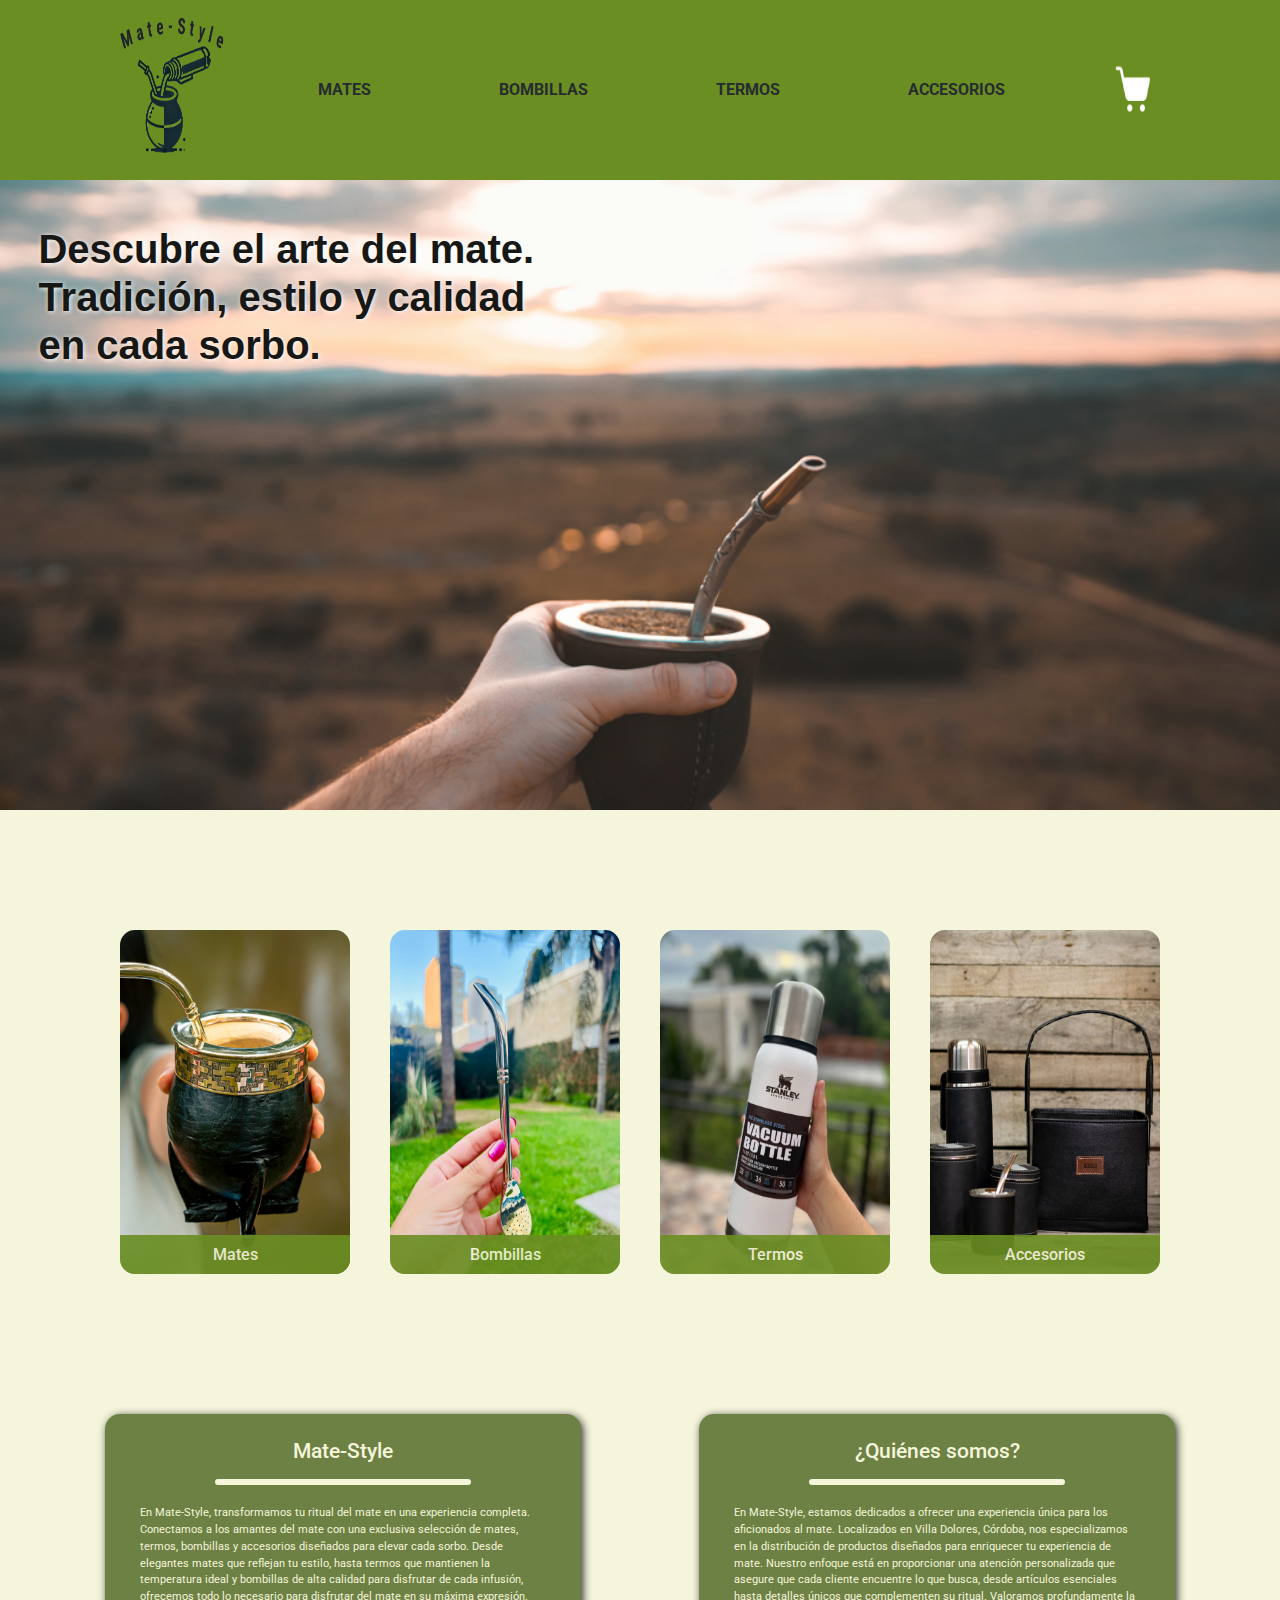
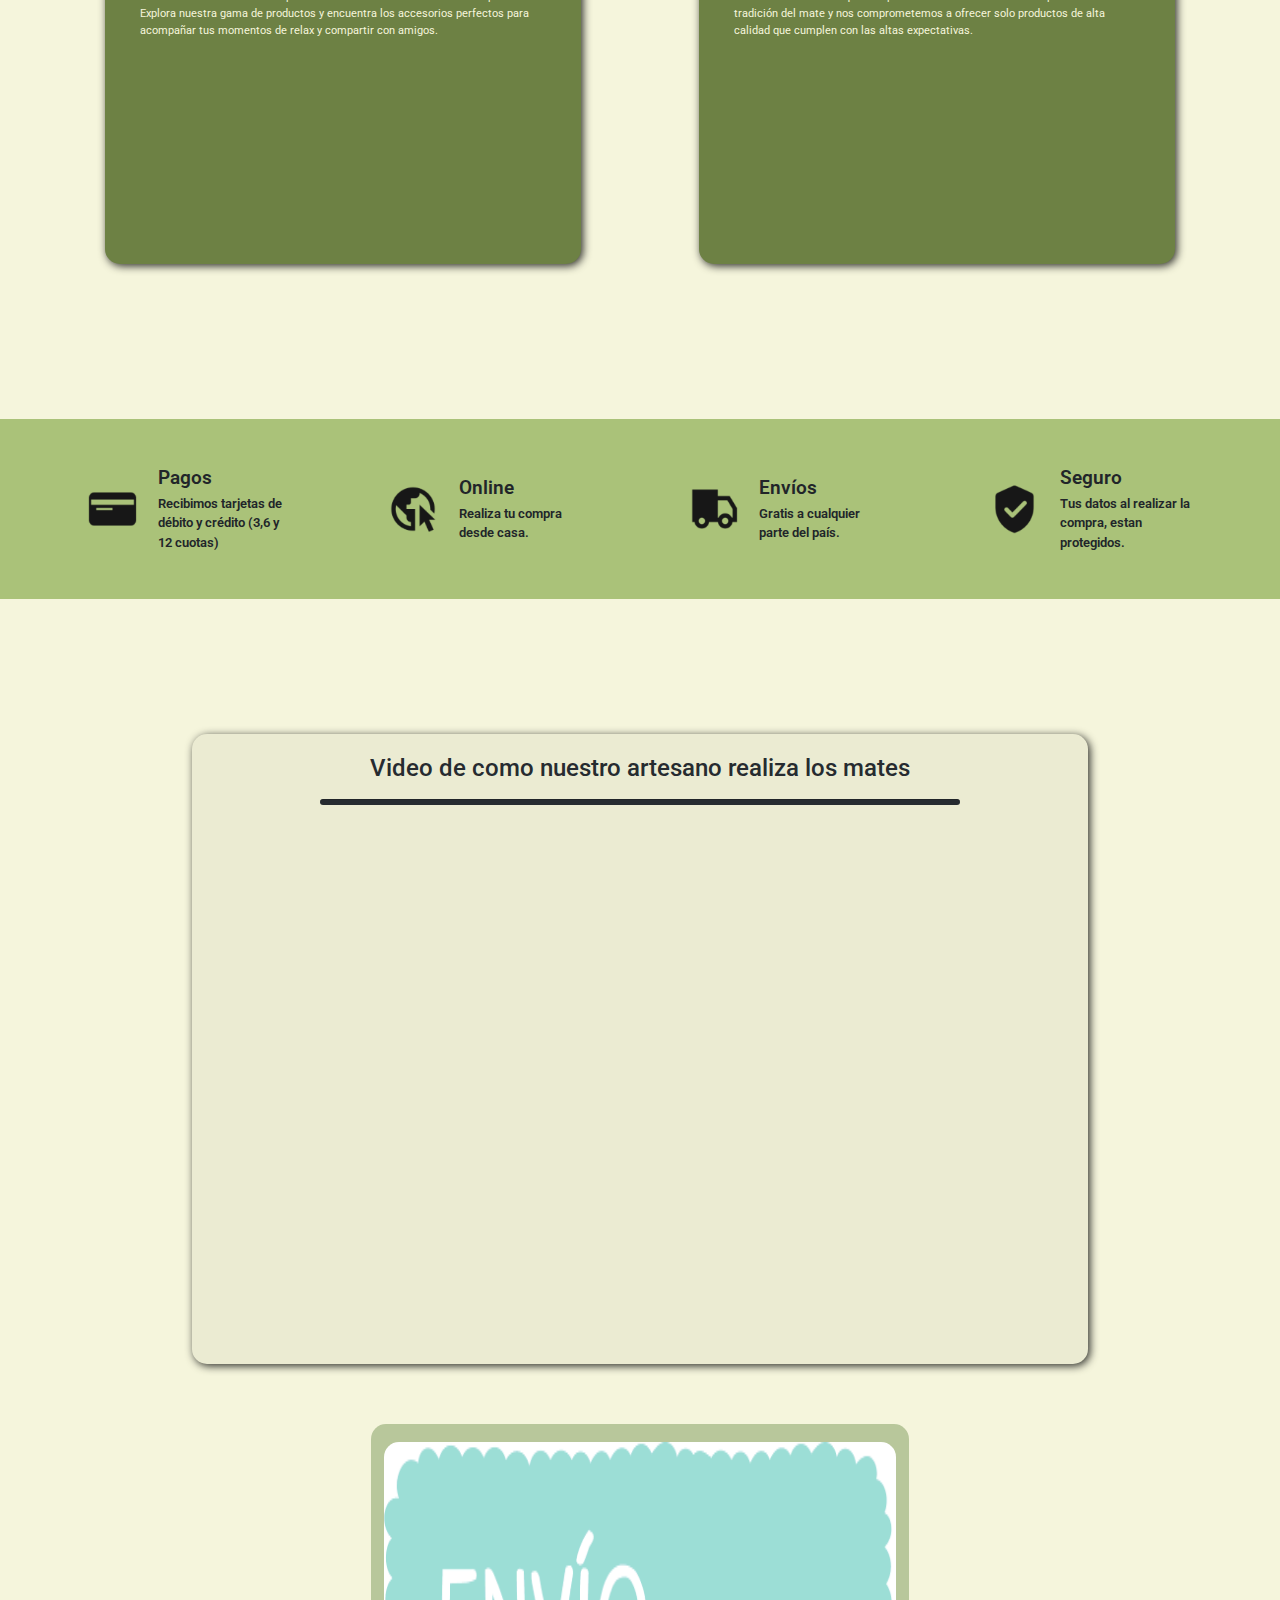
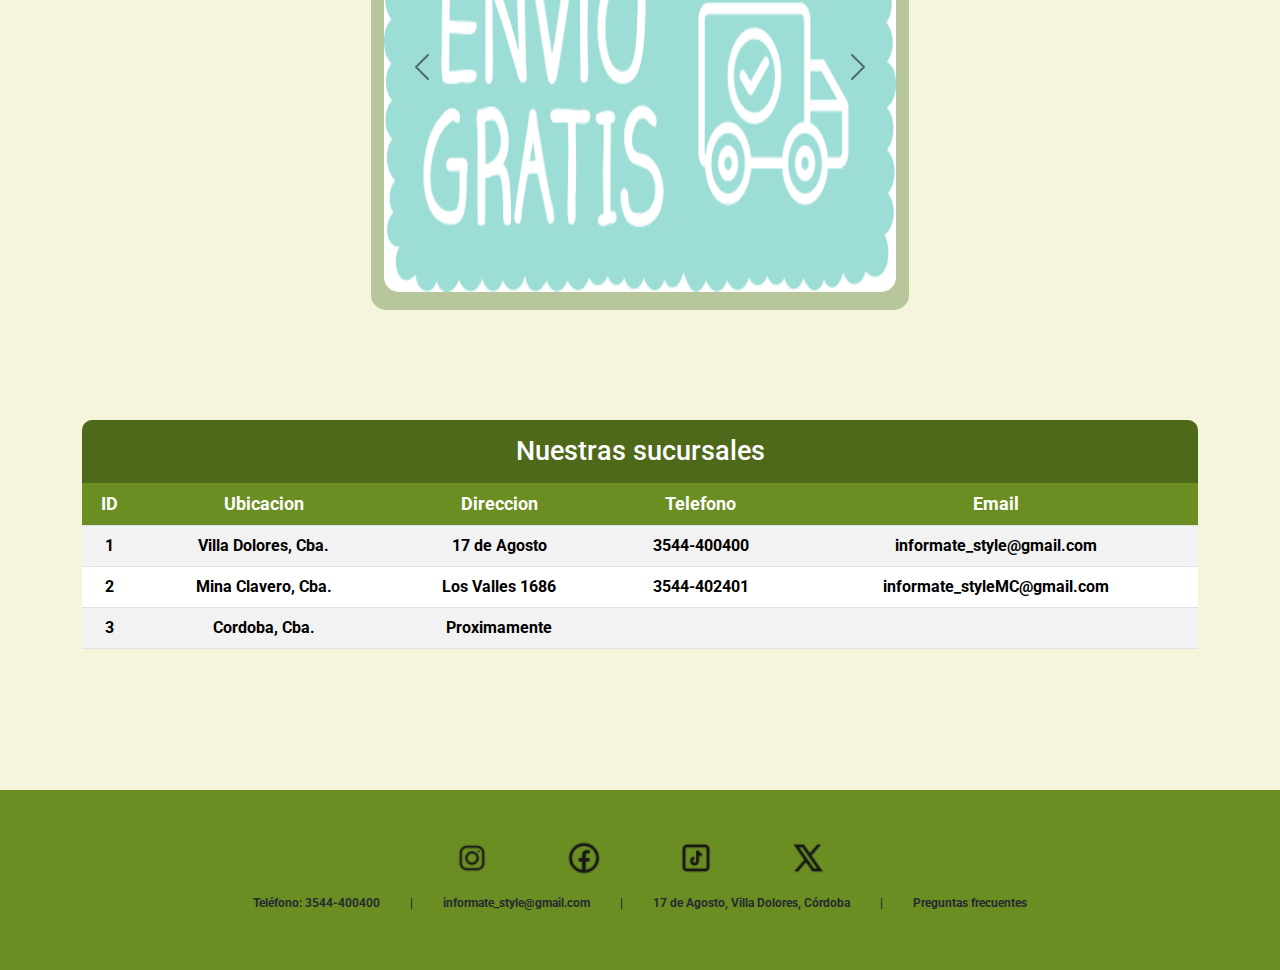
<file: index.html>
<!DOCTYPE html>
<html lang="es"> <!--puse el idioma en español-->
<head>
    <meta charset="UTF-8">
    <meta name="viewport" content="width=device-width, initial-scale=1.0">
    <link rel="icon" href="Img/img-pestaña.png" type="image/png">
    <title>Mate-Style</title>
    <link rel="preconnect" href="https://fonts.googleapis.com">
    <link rel="preconnect" href="https://fonts.gstatic.com" crossorigin>
    <link href="https://fonts.googleapis.com/css2?family=Roboto:ital,wght@0,100;0,300;0,400;0,500;0,700;0,900;1,100;1,300;1,400;1,500;1,700;1,900&display=swap" rel="stylesheet">
    <link rel="stylesheet" href="styles.css">
    <!--Instalmos el css de bootstrap-->
    <link href="https://cdn.jsdelivr.net/npm/bootstrap@5.3.3/dist/css/bootstrap.min.css" rel="stylesheet" integrity="sha384-QWTKZyjpPEjISv5WaRU9OFeRpok6YctnYmDr5pNlyT2bRjXh0JMhjY6hW+ALEwIH" crossorigin="anonymous">
    <link rel="stylesheet" href="https://fonts.googleapis.com/css2?family=Material+Symbols+Outlined" />
</head>
<body>
    <header class = "header-1">
        <div class="contenedor-inicio"> <!--div con el logo para volver al inicio-->
            <a href="index.html"><img src="Img/logo.png" alt="Mate-Style-Logo" width="150" height="150" id="img-logo"></a>
        </div>
        <nav class="nav-header-normal"><!--Nav donde se encuentra  una lista con cada una de las distintas secciones del menu-->                   
                <ul>
                    <li><a href="mates.html">MATES</a></li>
                    <li><a href="bombillas.html">BOMBILLAS</a></li>
                    <li><a href="termos.html">TERMOS</a></li>
                    <li><a href="accesorios.html">ACCESORIOS</a></li>
                </ul>
        </nav>
        <div class="contenedor-carrito-inicio"> <!--div con el boton del carrito-->
            <button>
                <a href="carrito_pago.html">
                    <img src="Img/carrito.png" alt="Carrito-Compras" id="img-carrito"><!--Carrito de compras-->
                </a>
            </button>
        </div>
        <nav class="navbar">
            <div class="container-fluid">
                <a href="index.html"><img src="Img/logo.png" alt="Mate-Style-Logo" width="150" height="150" id="img-logo"></a>
            <button class="navbar-toggler" type="button" data-bs-toggle="offcanvas" data-bs-target="#offcanvasNavbar" aria-controls="offcanvasNavbar" aria-label="Toggle navigation">
                <span class="navbar-toggler-icon"></span>
            </button>
            <div class="offcanvas offcanvas-end" tabindex="-1" id="offcanvasNavbar" aria-labelledby="offcanvasNavbarLabel">
                <div class="offcanvas-header">
                    <h5 class="offcanvas-title" id="offcanvasNavbarLabel">Menú</h5>
                    <button type="button" class="btn-close" data-bs-dismiss="offcanvas" aria-label="Close">
                        <span class="material-symbols-outlined" style="color: #F5F5DC;">
                            cancel
                            </span>
                    </button>
                </div>
                    <div class="offcanvas-body">
                        <ul>
                            <li><a href="mates.html">MATES</a></li>
                            <li><a href="bombillas.html">BOMBILLAS</a></li>
                            <li><a href="termos.html">TERMOS</a></li>
                            <li><a href="accesorios.html">ACCESORIOS</a></li>
                            <li><a href="carrito_pago.html">CARRITO</a></li>
                        </ul>
                    </div>
                </div>
            </div>
        </nav>
    </header>
    <main>
        <section class="contenedor-carrito" id="carrito"><!--Section que tiene el carrito de compras desplegado, luego con Css y JS le daremos estilo y funcionalidad, haciendolo interactivo-->
            <div class="carrito-productos"><!--Div con la parte de los productos del carrito-->
                <!--aca irian los productos que esten en el carrito (imagen, nombre y precio). No se si tengo que crear un modelo desde aca o con lo que aprenderemos luego crearlo.-->
                <!--Y tambien va a tener un boton para restar ese producto del carrito.-->
            </div>
            <div id="carrito-comprar"><!--Div con el boton comprar-->
                <a href="carrito_pago.html"><button type="submit">Comprar</button></a>
            </div>
        </section>
        <section class="contenedor-hero"><!--Section con la imagen hero con el slogan de la empresa, ademas agregue las etiquetas br para realizar un salto de linea.-->
                <h1>Descubre el arte del mate.<br> Tradición, estilo y calidad <br> en cada sorbo.</h1>
        </section>
        <section class="contenedor-img-productos"><!--Section con las imagenes para ir a la secciones de productos-->
            <div class="botones-img-index">
                    <button><!--boton con la imagen para ir a la seccion mates-->
                        <a href="mates.html">
                            <img src="Img/mates.jpg" alt="imagen-mates">
                            <div class="h2-img">
                                <h2>Mates</h2>
                            </div>
                        </a>
                    </button>
            </div>
            <div class="botones-img-index">
                <button><!--boton con la imagen para ir a la seccion mates-->
                    <a href="bombillas.html">
                        <img src="Img/bombillas.jpg" alt="imagen-bombillas">
                        <div class="h2-img">
                            <h2>Bombillas</h2>
                        </div>
                    </a>
                </button>
            </div>
            <div class="botones-img-index">
                    <button><!--boton con la imagen para ir a la seccion termos-->
                        <a href="termos.html">
                            <img src="Img/termos.png" alt="imagen-termos">
                            <div class="h2-img">
                                <h2>Termos</h2>
                            </div>
                        </a>
                    </button>
            </div>
            <div class="botones-img-index">
                    <button><!--boton con la imagen para ir a la seccion accesorios-->
                        <a href="accesorios.html">
                            <img src="Img/accesorios.jpg" alt="imagen-accesorios">
                            <div class="h2-img">
                                <h2>Accesorios</h2>
                            </div>
                        </a>
                    </button>
            </div>
        </section>
        <section class="contenedor-info-nosotros">
            <div class="info-nosotros"><!--Section con la informacion sobre Mate-Style-->
                <h3>Mate-Style</h3>
                <hr>
                <p>En Mate-Style, transformamos tu ritual del mate en una experiencia completa. Conectamos a los amantes del mate con una exclusiva selección de mates, termos, bombillas y accesorios diseñados para elevar cada sorbo. Desde elegantes mates que reflejan tu estilo, hasta termos que mantienen la temperatura ideal y bombillas de alta calidad para disfrutar de cada infusión, ofrecemos todo lo necesario para disfrutar del mate en su máxima expresión. Explora nuestra gama de productos y encuentra los accesorios perfectos para acompañar tus momentos de relax y compartir con amigos. </p>
            </div>
            <div class="info-nosotros"><!--Section con la informacion sobre ¿Quienes somos?-->
                <h3>¿Quiénes somos?</h3>
                <hr>
                <p>En Mate-Style, estamos dedicados a ofrecer una experiencia única para los aficionados al mate. Localizados en Villa Dolores, Córdoba, nos especializamos en la distribución de productos diseñados para enriquecer tu experiencia de mate. Nuestro enfoque está en proporcionar una atención personalizada que asegure que cada cliente encuentre lo que busca, desde artículos esenciales hasta detalles únicos que complementen su ritual. Valoramos profundamente la tradición del mate y nos comprometemos a ofrecer solo productos de alta calidad que cumplen con las altas expectativas.</p>
            </div>
        </section>
        <section class="contenedor-info-importante"><!--Section con la informacion sobre la compra resumida-->
            <div class="info-impor"><!--Div con la info de pagos-->
                <img src="Img/pagos-tarjeta.png" alt="Logo-Pagos">
                <div class="texto-impor-txt">
                    <h4>Pagos</h4>
                    <p>Recibimos tarjetas de débito y crédito (3,6 y 12 cuotas)</p>
                </div>
            </div>
            <div class="info-impor"><!--Div con la info de compra online-->
                <img src="Img/internet.png" alt="Logo-Online">
                <div class="texto-impor-txt">
                    <h4>Online</h4>
                    <p>Realiza tu compra desde casa.</p>
                </div>
            </div>
            <div class="info-impor"><!--Div con la info de envios-->
                <img src="Img/envios.png" alt="Logo-Envíos">
                <div class="texto-impor-txt">
                    <h4>Envíos</h4>
                    <p>Gratis a cualquier parte del país.</p>
                </div>
            </div>
            <div class="info-impor"><!--Div con la info de los datos al momento de comprar-->
                <img src="Img/seguro.png" alt="Logo-Seguro">
                <div class="texto-impor-txt">
                    <h4>Seguro</h4>
                    <p>Tus datos al realizar la compra, estan protegidos.</p>
                </div>
            </div>
        </section>
        <section class="contenedor-video">
            <div class="titulo-video">
                <h4>Video de como nuestro artesano realiza los mates</h4>
            </div>
            <hr>
            <div class="video">
                <iframe width="560" height="315" src="https://www.youtube.com/embed/067sW5uyFgQ?si=rdRZw-VwcauFGOxQ"
                title="YouTube video player" frameborder="0" allow="accelerometer; autoplay; clipboard-write; encrypted-media; 
                gyroscope; picture-in-picture; web-share" referrerpolicy="strict-origin-when-cross-origin" allowfullscreen></iframe>
            </div>
        </section>
        <section class="contenedor-carrusel">
            <div class="carrusel">
                <div id="carouselExampleInterval" class="carousel slide" data-bs-ride="carousel">
                    <div class="carousel-inner">
                        <div class="carousel-item active" data-bs-interval="2500">
                            <img src="Img/carrusel1.png" class="d-block w-100" alt="Imagen envio gratis">
                        </div>
                        <div class="carousel-item" data-bs-interval="2500">
                            <img src="Img/carrusel2.png" class="d-block w-100" alt="Imagen seguinos">
                        </div>
                        <div class="carousel-item" data-bs-interval="2500">
                            <img src="Img/carrusel3.png" class="d-block w-100" alt="Imagen te acompañamos">
                        </div>
                    </div>
                    <button class="carousel-control-prev" type="button" data-bs-target="#carouselExampleInterval" data-bs-slide="prev">
                        <span class="carousel-control-prev-icon" aria-hidden="true"></span>
                        <span class="visually-hidden">Previous</span>
                    </button>
                    <button class="carousel-control-next" type="button" data-bs-target="#carouselExampleInterval" data-bs-slide="next">
                        <span class="carousel-control-next-icon" aria-hidden="true"></span>
                        <span class="visually-hidden">Next</span>
                    </button>
                </div>
            </div>
        </section>
        <div class="container"> <!-- uso el contenedor -->
            <h5>Nuestras sucursales</h5>
            <div class="row"> <!-- uso row para la tabla -->
                <div class="col-12"> <!--uso la columna para que ocupe todo el ancho con 12w-->
                    <table class="table table-striped"> <!-- uso la clase de bootstrap para la tabla -->
                        <thead>
                            <tr>
                                <th>ID</th>
                                <th>Ubicacion</th>
                                <th>Direccion</th>
                                <th>Telefono</th>
                                <th>Email</th>
                            </tr>
                        </thead>
                        <tbody>
                            <tr>
                                <td>1</td>
                                <td>Villa Dolores, Cba.</td>
                                <td>17 de Agosto</td>
                                <td>3544-400400</td>
                                <td>informate_style@gmail.com</td>
                            </tr>
                            <tr>
                                <td>2</td>
                                <td>Mina Clavero, Cba.</td>
                                <td>Los Valles 1686</td>
                                <td>3544-402401</td>
                                <td>informate_styleMC@gmail.com</td>
                            </tr>
                            <tr>
                                <td>3</td>
                                <td>Cordoba, Cba.</td>
                                <td>Proximamente</td>
                                <td></td>
                                <td></td>
                            </tr>
                        </tbody>
                    </table>
                </div>
            </div>
        </div>
    </main>
    <footer>
        <section class="contenedor-redes"><!--Section con todas las redes sociales-->
            <ul>
                <li><a href=""><img src="Img/instagram.png" alt="Instagram"></a></li>
                <li><a href=""><img src="Img/facebook.png" alt="Facebook"></a></li>
                <li><a href=""><img src="Img/tiktok.png" alt="TikTok"></a></li>
                <li><a href=""><img src="Img/x.png" alt="X"></a></li>
            </ul>
            <br>
        </section>
        <section class="contenedor-contacto"><!--Section con la informacion de contacto y preguntas frecuentes con un enlace-->
            <p>Teléfono: 3544-400400</p>
            <p>|</p>
            <p>informate_style@gmail.com</p>
            <p>|</p>
            <p><a href="https://maps.app.goo.gl/otc5F2dS5zT5y8Eg9" target="_blank">17 de Agosto, Villa Dolores, Córdoba</a></p>
            <p>|</p>
            <p><a href="pregFrec.html">Preguntas frecuentes</a></p>
        </section>
    </footer>
    <!--Instalamos el script de bootstrap-->
    <script src="https://cdn.jsdelivr.net/npm/bootstrap@5.3.3/dist/js/bootstrap.bundle.min.js" integrity="sha384-YvpcrYf0tY3lHB60NNkmXc5s9fDVZLESaAA55NDzOxhy9GkcIdslK1eN7N6jIeHz" crossorigin="anonymous"></script>
</body>
</html>
</file>
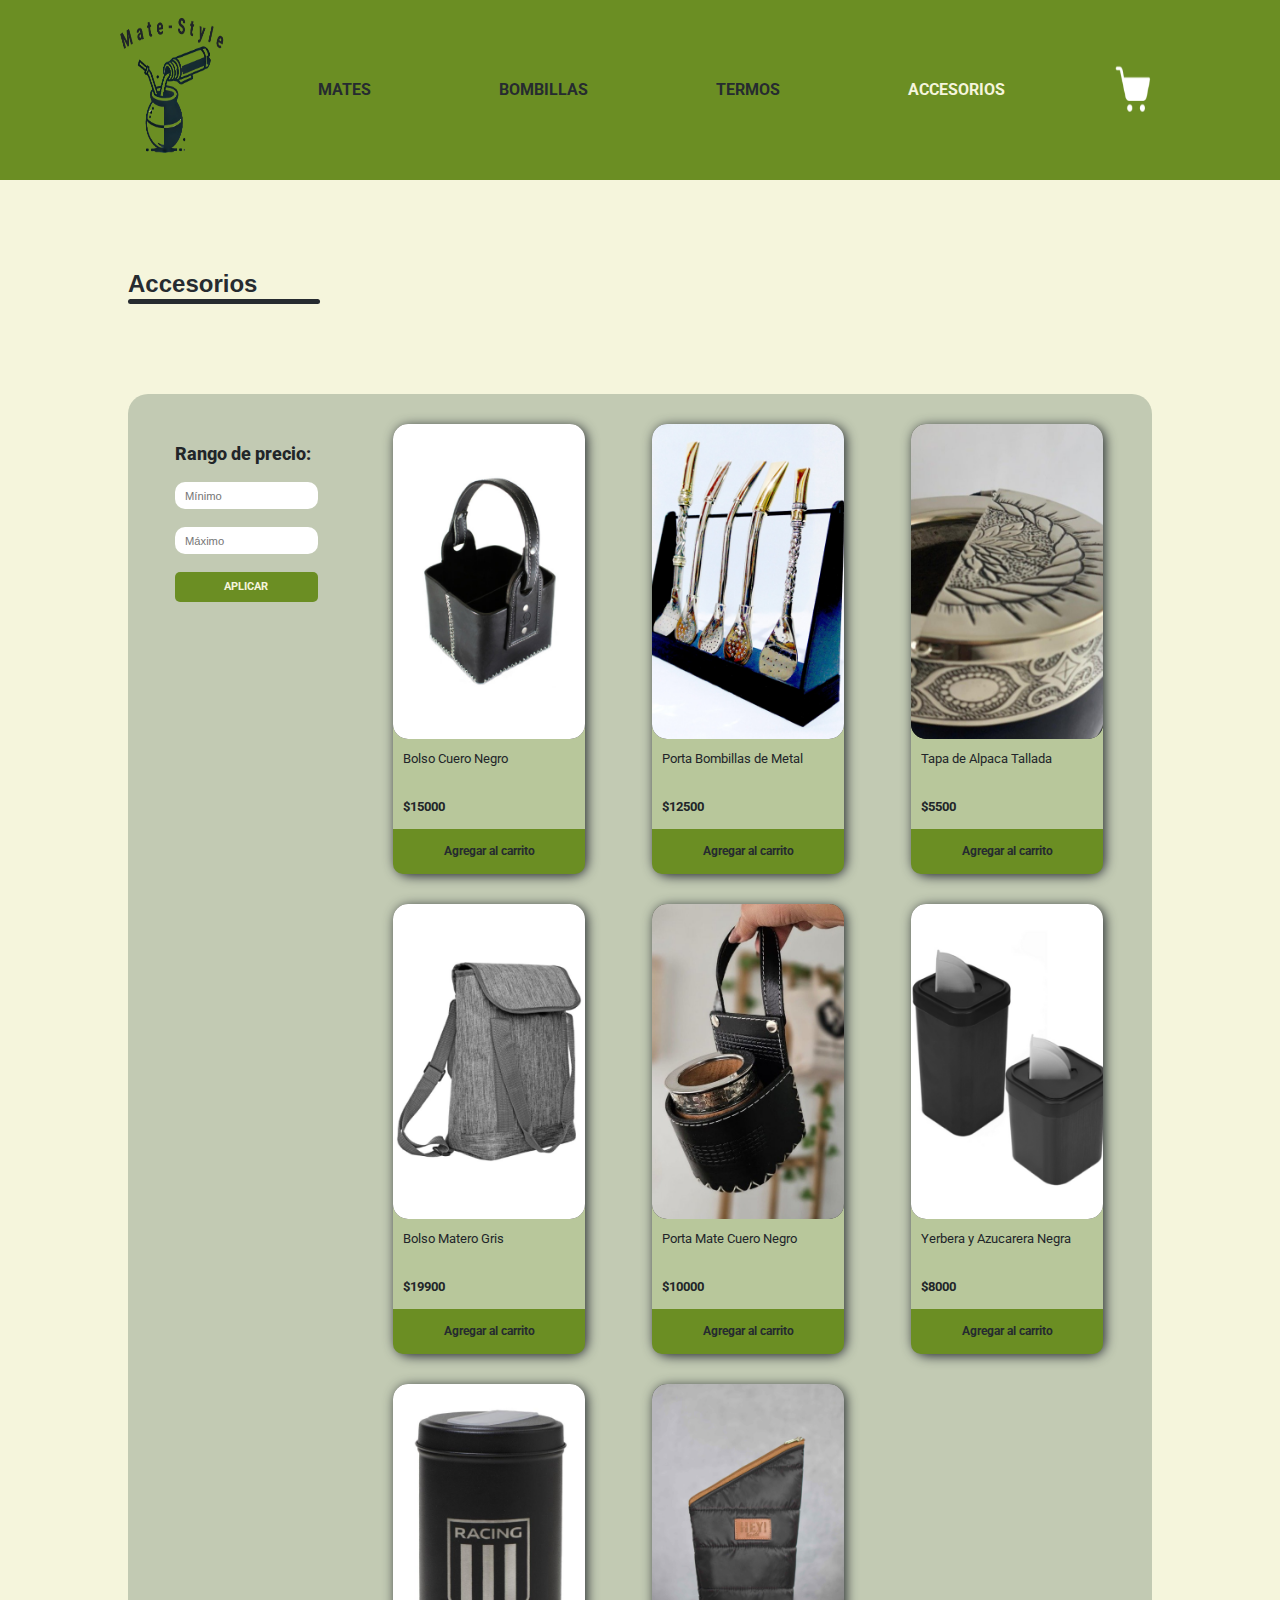
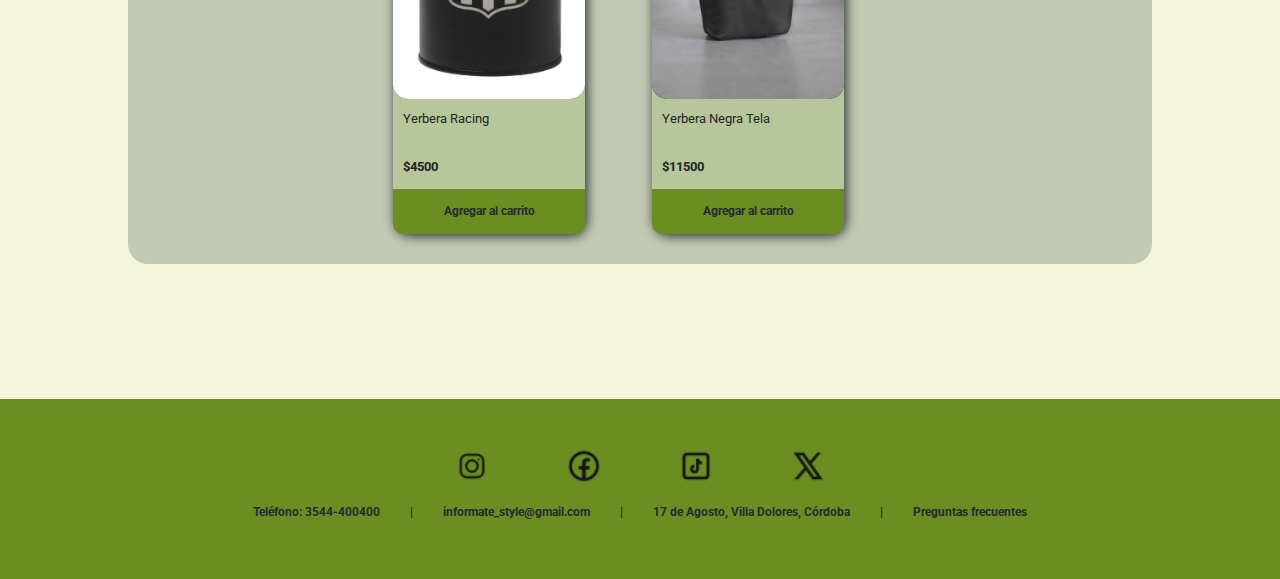
<file: accesorios.html>
<!DOCTYPE html>
<html lang="es">
<head>
    <meta charset="UTF-8">
    <meta name="viewport" content="width=device-width, initial-scale=1.0">
    <link rel="icon" href="Img/img-pestaña.png" type="image/png">
    <title>Mate-Style| Accesorios</title>
    <link rel="preconnect" href="https://fonts.gstatic.com" crossorigin>
    <link href="https://fonts.googleapis.com/css2?family=Roboto:ital,wght@0,100;0,300;0,400;0,500;0,700;0,900;1,100;1,300;1,400;1,500;1,700;1,900&display=swap" rel="stylesheet">
    <link rel="stylesheet" href="styles.css">
    <!--Instalmos el css de bootstrap-->
    <link href="https://cdn.jsdelivr.net/npm/bootstrap@5.3.3/dist/css/bootstrap.min.css" rel="stylesheet" integrity="sha384-QWTKZyjpPEjISv5WaRU9OFeRpok6YctnYmDr5pNlyT2bRjXh0JMhjY6hW+ALEwIH" crossorigin="anonymous">
    <link rel="stylesheet" href="https://fonts.googleapis.com/css2?family=Material+Symbols+Outlined" />
    <script  defer type="module" src="script.js"></script>
</head>
<body>
    <header class = "header-1">
        <div class="contenedor-inicio"> <!--div con el logo para volver al inicio-->
            <a href="index.html"><img src="Img/logo.png" alt="Mate-Style-Logo" width="150" height="150" id="img-logo"></a>
        </div>
        <nav class="nav-header-normal"><!--Nav donde se encuentra  una lista con cada una de las distintas secciones del menu-->                   
                <ul>
                    <li><a href="mates.html">MATES</a></li>
                    <li><a href="bombillas.html">BOMBILLAS</a></li>
                    <li><a href="termos.html">TERMOS</a></li>
                    <li><a href="accesorios.html" id="accesorio-enlace">ACCESORIOS</a></li>
                </ul>
        </nav>
        <div class="contenedor-carrito-inicio"> <!--div con el boton del carrito-->
            <button>
                <a href="carrito_pago.html">
                    <img src="Img/carrito.png" alt="Carrito-Compras" id="img-carrito"><!--Carrito de compras-->
                </a>
            </button>
        </div>
        <nav class="navbar">
            <div class="container-fluid">
                <a href="index.html"><img src="Img/logo.png" alt="Mate-Style-Logo" width="150" height="150" id="img-logo"></a>
            <button class="navbar-toggler" type="button" data-bs-toggle="offcanvas" data-bs-target="#offcanvasNavbar" aria-controls="offcanvasNavbar" aria-label="Toggle navigation">
                <span class="navbar-toggler-icon"></span>
            </button>
            <div class="offcanvas offcanvas-end" tabindex="-1" id="offcanvasNavbar" aria-labelledby="offcanvasNavbarLabel">
                <div class="offcanvas-header">
                    <h5 class="offcanvas-title" id="offcanvasNavbarLabel">Menú</h5>
                    <button type="button" class="btn-close" data-bs-dismiss="offcanvas" aria-label="Close">
                        <span class="material-symbols-outlined" style="color: #F5F5DC;">
                            cancel
                            </span>
                    </button>
                </div>
                    <div class="offcanvas-body">
                        <ul>
                            <li><a href="mates.html">MATES</a></li>
                            <li><a href="bombillas.html">BOMBILLAS</a></li>
                            <li><a href="termos.html">TERMOS</a></li>
                            <li><a href="accesorios.html" id="accesorio-enlace">ACCESORIOS</a></li>
                            <li><a href="carrito_pago.html">CARRITO</a></li>
                        </ul>
                    </div>
                </div>
            </div>
        </nav>
    </header>
    <main>
        <section class="contenedor-titulo"><!--Section con el titulo de la seccion, accesorios y una linea-->
            <h1>Accesorios</h1>
            <hr>
        </section>
        <section class= "contenedor-galeria-productos"><!--Section con el filtro por precio y los productos.-->
            <div class="contenedor-interno-filtro"> <!--Div con el sector para realizar una busqueda por el rango de precio, teniendo un minimo y un maximo y un boton aplicar-->
                <form action="">
                    <label for="rango-precio-min">Rango de precio:</label>
                    <input type="number" placeholder="Mínimo" id="rango-precio-min" min="0">
                    <input type="number" placeholder="Máximo" id="rango-precio-max" min="0">
                    <button type="submit" id="aplicar-rango-precio">APLICAR</button>
                </form>
            </div>
            
            <!-- Modal -->
            <div class="modal fade" id="exampleModal" tabindex="-1" role="dialog" aria-labelledby="exampleModalLabel">
                <div class="modal-dialog" role="document">
                <div class="modal-content">
                    <div class="modal-header">
                    <h5 class="modal-title" id="exampleModalLabel">Rango de precio invalido</h5>
                    </div>
                    <div class="modal-body">
                    
                    </div>
                    <div class="modal-footer">
                    <button id="boton-modal" type="button" class="btn btn-secondary" data-dismiss="modal">Cerrar</button>
                    </div>
                </div>
                </div>
            </div>

            <div class="contenedor-de-productos"><!--Aca se van a cargar por el JSON los productos--></div>

            <div id="toastContainer" class="toast-container position-fixed bottom-0 end-0 p-3"></div> <!--Contenedor para mostrar los toasts, popups de que se agregó-->

        </section>
    </main>
    <footer>
        <section class="contenedor-redes"><!--Section con todas las redes sociales-->
            <ul>
                <li><a href=""><img src="Img/instagram.png" alt="Instagram"></a></li>
                <li><a href=""><img src="Img/facebook.png" alt="Facebook"></a></li>
                <li><a href=""><img src="Img/tiktok.png" alt="TikTok"></a></li>
                <li><a href=""><img src="Img/x.png" alt="X"></a></li>
            </ul>
            <br>
        </section>
        <section class="contenedor-contacto"><!--Section con la informacion de contacto y preguntas frecuentes con un enlace-->
            <p>Teléfono: 3544-400400</p>
            <p>|</p>
            <p>informate_style@gmail.com</p>
            <p>|</p>
            <p><a href="https://maps.app.goo.gl/otc5F2dS5zT5y8Eg9" target="_blank">17 de Agosto, Villa Dolores, Córdoba</a></p>
            <p>|</p>
            <p><a href="pregFrec.html">Preguntas frecuentes</a></p>
        </section>
    </footer>
    <!--Instalamos el script de bootstrap-->
    <script src="https://cdn.jsdelivr.net/npm/bootstrap@5.3.3/dist/js/bootstrap.bundle.min.js" integrity="sha384-YvpcrYf0tY3lHB60NNkmXc5s9fDVZLESaAA55NDzOxhy9GkcIdslK1eN7N6jIeHz" crossorigin="anonymous"></script>
</body>
</html>
</file>
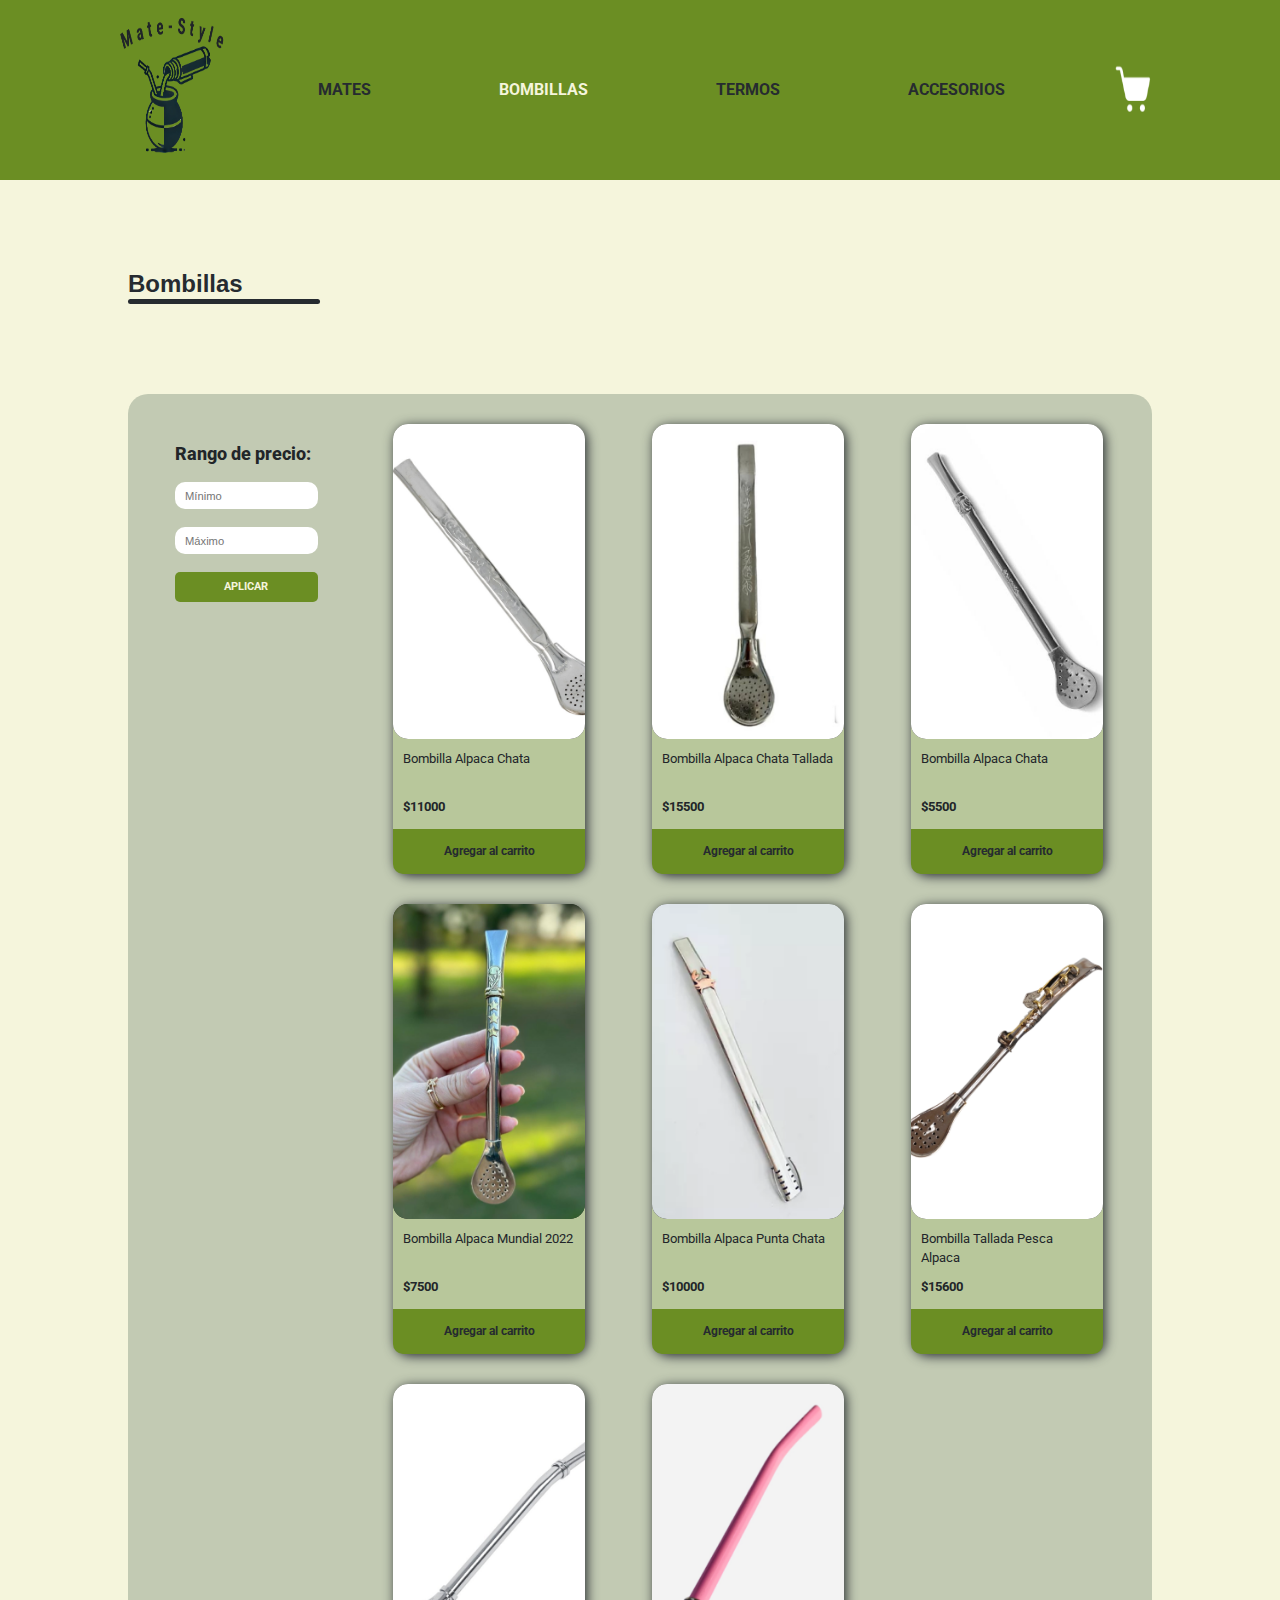
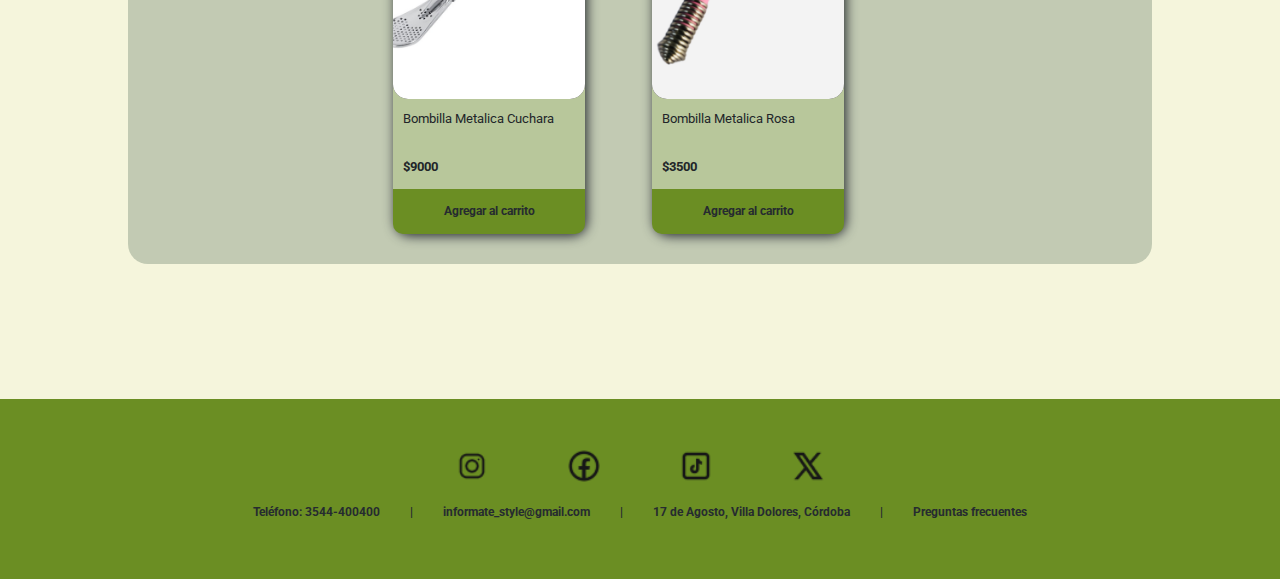
<file: bombillas.html>
<!DOCTYPE html>
<html lang="es">
<head>
    <meta charset="UTF-8">
    <meta name="viewport" content="width=device-width, initial-scale=1.0">
    <link rel="icon" href="Img/img-pestaña.png" type="image/png">
    <title>Mate-Style| Bombillas</title>
    <link rel="preconnect" href="https://fonts.gstatic.com" crossorigin>
    <link href="https://fonts.googleapis.com/css2?family=Roboto:ital,wght@0,100;0,300;0,400;0,500;0,700;0,900;1,100;1,300;1,400;1,500;1,700;1,900&display=swap" rel="stylesheet">
    <link rel="stylesheet" href="styles.css">
    <!--Instalmos el css de bootstrap-->
    <link href="https://cdn.jsdelivr.net/npm/bootstrap@5.3.3/dist/css/bootstrap.min.css" rel="stylesheet" integrity="sha384-QWTKZyjpPEjISv5WaRU9OFeRpok6YctnYmDr5pNlyT2bRjXh0JMhjY6hW+ALEwIH" crossorigin="anonymous">
    <link rel="stylesheet" href="https://fonts.googleapis.com/css2?family=Material+Symbols+Outlined" />
    <script  defer type="module" src="script.js"></script>
</head>
<body>
    <header class = "header-1">
        <div class="contenedor-inicio"> <!--div con el logo para volver al inicio-->
            <a href="index.html"><img src="Img/logo.png" alt="Mate-Style-Logo" width="150" height="150" id="img-logo"></a>
        </div>
        <nav class="nav-header-normal"><!--Nav donde se encuentra  una lista con cada una de las distintas secciones del menu-->                   
                <ul>
                    <li><a href="mates.html">MATES</a></li>
                    <li><a href="bombillas.html" id="bombilla-enlace">BOMBILLAS</a></li>
                    <li><a href="termos.html">TERMOS</a></li>
                    <li><a href="accesorios.html">ACCESORIOS</a></li>
                </ul>
        </nav>
        <div class="contenedor-carrito-inicio"> <!--div con el boton del carrito-->
            <button>
                <a href="carrito_pago.html">
                    <img src="Img/carrito.png" alt="Carrito-Compras" id="img-carrito"><!--Carrito de compras-->
                </a>
            </button>
        </div>
        <nav class="navbar">
            <div class="container-fluid">
                <a href="index.html"><img src="Img/logo.png" alt="Mate-Style-Logo" width="150" height="150" id="img-logo"></a>
            <button class="navbar-toggler" type="button" data-bs-toggle="offcanvas" data-bs-target="#offcanvasNavbar" aria-controls="offcanvasNavbar" aria-label="Toggle navigation">
                <span class="navbar-toggler-icon"></span>
            </button>
            <div class="offcanvas offcanvas-end" tabindex="-1" id="offcanvasNavbar" aria-labelledby="offcanvasNavbarLabel">
                <div class="offcanvas-header">
                    <h5 class="offcanvas-title" id="offcanvasNavbarLabel">Menú</h5>
                    <button type="button" class="btn-close" data-bs-dismiss="offcanvas" aria-label="Close">
                        <span class="material-symbols-outlined" style="color: #F5F5DC;">
                            cancel
                            </span>
                    </button>
                </div>
                    <div class="offcanvas-body">
                        <ul>
                            <li><a href="mates.html">MATES</a></li>
                            <li><a href="bombillas.html" id="bombilla-enlace">BOMBILLAS</a></li>
                            <li><a href="termos.html">TERMOS</a></li>
                            <li><a href="accesorios.html">ACCESORIOS</a></li>
                            <li><a href="carrito_pago.html">CARRITO</a></li>
                        </ul>
                    </div>
                </div>
            </div>
        </nav>
    </header>
    <main>
        <section class="contenedor-titulo"><!--Section con el titulo de la seccion, que es bombillas y una linea-->
            <h1>Bombillas</h1>
            <hr>
        </section>
        <section class= "contenedor-galeria-productos"><!--Section con el filtro por precio y los productos.-->
            <div class="contenedor-interno-filtro"> <!--Div con el sector para realizar una busqueda por el rango de precio, teniendo un minimo y un maximo y un boton aplicar-->
                <form action="">
                    <label for="rango-precio-min">Rango de precio:</label>
                    <input type="number" placeholder="Mínimo" id="rango-precio-min" min="0">
                    <input type="number" placeholder="Máximo" id="rango-precio-max" min="0">
                    <button type="submit" id="aplicar-rango-precio">APLICAR</button>
                </form>
            </div>

            <!-- Modal -->
            <div class="modal fade" id="exampleModal" tabindex="-1" role="dialog" aria-labelledby="exampleModalLabel">
                <div class="modal-dialog" role="document">
                <div class="modal-content">
                    <div class="modal-header">
                    <h5 class="modal-title" id="exampleModalLabel">Rango de precio invalido</h5>
                    </div>
                    <div class="modal-body">
                    
                    </div>
                    <div class="modal-footer">
                    <button id="boton-modal" type="button" class="btn btn-secondary" data-dismiss="modal">Cerrar</button>
                    </div>
                </div>
                </div>
            </div>

            <div class="contenedor-de-productos"><!--Aca se van a cargar por el JSON los productos--></div>

            <div id="toastContainer" class="toast-container position-fixed bottom-0 end-0 p-3"></div> <!--Contenedor para mostrar los toasts, popups de que se agregó-->

        </section>
    </main>
    <footer>
        <section class="contenedor-redes"><!--Section con todas las redes sociales-->
            <ul>
                <li><a href=""><img src="Img/instagram.png" alt="Instagram"></a></li>
                <li><a href=""><img src="Img/facebook.png" alt="Facebook"></a></li>
                <li><a href=""><img src="Img/tiktok.png" alt="TikTok"></a></li>
                <li><a href=""><img src="Img/x.png" alt="X"></a></li>
            </ul>
            <br>
        </section>
        <section class="contenedor-contacto"><!--Section con la informacion de contacto y preguntas frecuentes con un enlace-->
            <p>Teléfono: 3544-400400</p>
            <p>|</p>
            <p>informate_style@gmail.com</p>
            <p>|</p>
            <p><a href="https://maps.app.goo.gl/otc5F2dS5zT5y8Eg9" target="_blank">17 de Agosto, Villa Dolores, Córdoba</a></p>
            <p>|</p>
            <p><a href="pregFrec.html">Preguntas frecuentes</a></p>
        </section>
    </footer>
    <!--Instalamos el script de bootstrap-->
    <script src="https://cdn.jsdelivr.net/npm/bootstrap@5.3.3/dist/js/bootstrap.bundle.min.js" integrity="sha384-YvpcrYf0tY3lHB60NNkmXc5s9fDVZLESaAA55NDzOxhy9GkcIdslK1eN7N6jIeHz" crossorigin="anonymous"></script>
</body>
</html>
</file>
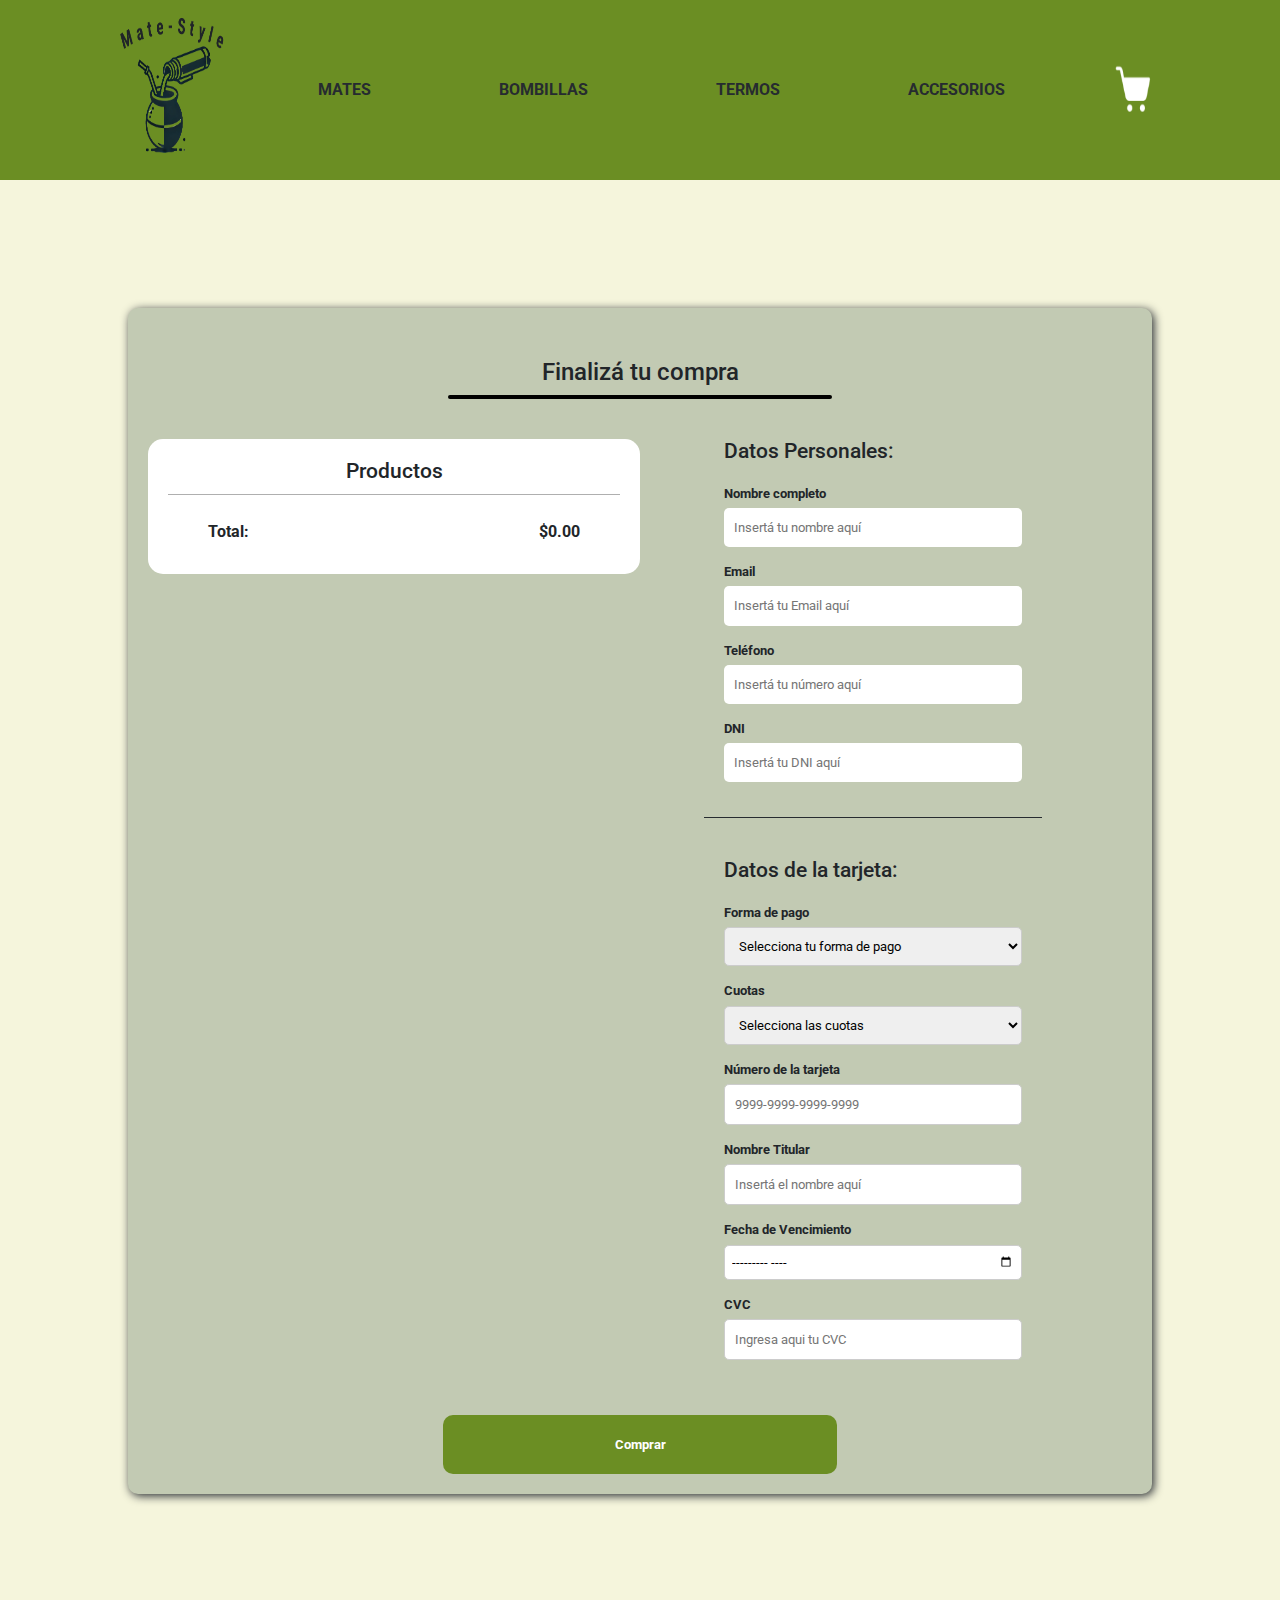
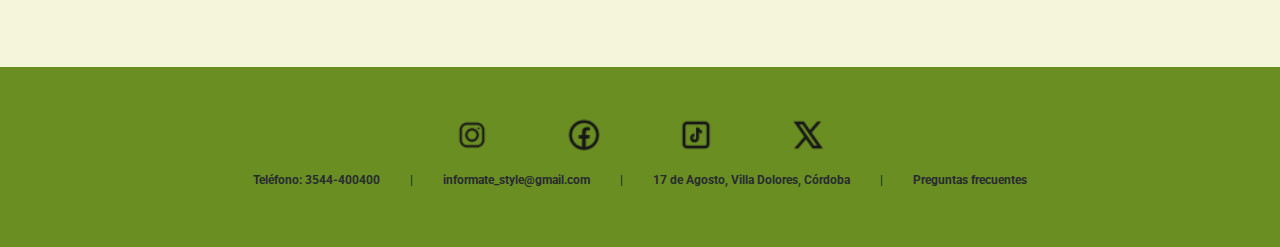
<file: carrito_pago.html>
<!DOCTYPE html>
<html lang="es">
<head>
    <meta charset="UTF-8">
    <meta name="viewport" content="width=device-width, initial-scale=1.0">
    <link rel="icon" href="Img/img-pestaña.png" type="image/png">
    <title>Mate-Style| Finaliza tu compra</title>
    <link rel="preconnect" href="https://fonts.gstatic.com" crossorigin>
    <link href="https://fonts.googleapis.com/css2?family=Roboto:ital,wght@0,100;0,300;0,400;0,500;0,700;0,900;1,100;1,300;1,400;1,500;1,700;1,900&display=swap" rel="stylesheet">
    <link rel="stylesheet" href="styles.css">
    <!--Instalmos el css de bootstrap-->
    <link href="https://cdn.jsdelivr.net/npm/bootstrap@5.3.3/dist/css/bootstrap.min.css" rel="stylesheet" integrity="sha384-QWTKZyjpPEjISv5WaRU9OFeRpok6YctnYmDr5pNlyT2bRjXh0JMhjY6hW+ALEwIH" crossorigin="anonymous">
    <link rel="stylesheet" href="https://fonts.googleapis.com/css2?family=Material+Symbols+Outlined" />
    <script  defer type="module" src="script.js"></script>
</head>
<body>
    <header class = "header-1">
        <div class="contenedor-inicio"> <!--div con el logo para volver al inicio-->
            <a href="index.html"><img src="Img/logo.png" alt="Mate-Style-Logo" width="150" height="150" id="img-logo"></a>
        </div>
        <nav class="nav-header-normal"><!--Nav donde se encuentra  una lista con cada una de las distintas secciones del menu-->                   
                <ul>
                    <li><a href="mates.html">MATES</a></li>
                    <li><a href="bombillas.html">BOMBILLAS</a></li>
                    <li><a href="termos.html">TERMOS</a></li>
                    <li><a href="accesorios.html">ACCESORIOS</a></li>
                </ul>
        </nav>
        <div class="contenedor-carrito-inicio"> <!--div con el boton del carrito-->
            <button>
                <a href="carrito_pago.html">
                    <img src="Img/carrito.png" alt="Carrito-Compras" id="img-carrito"><!--Carrito de compras-->
                </a>
            </button>
        </div>
        <nav class="navbar">
            <div class="container-fluid">
                <a href="index.html"><img src="Img/logo.png" alt="Mate-Style-Logo" width="150" height="150" id="img-logo"></a>
            <button class="navbar-toggler" type="button" data-bs-toggle="offcanvas" data-bs-target="#offcanvasNavbar" aria-controls="offcanvasNavbar" aria-label="Toggle navigation">
                <span class="navbar-toggler-icon"></span>
            </button>
            <div class="offcanvas offcanvas-end" tabindex="-1" id="offcanvasNavbar" aria-labelledby="offcanvasNavbarLabel">
                <div class="offcanvas-header">
                    <h5 class="offcanvas-title" id="offcanvasNavbarLabel">Menú</h5>
                    <button type="button" class="btn-close" data-bs-dismiss="offcanvas" aria-label="Close">
                        <span class="material-symbols-outlined" style="color: #F5F5DC;">
                            cancel
                            </span>
                    </button>
                </div>
                    <div class="offcanvas-body">
                        <ul>
                            <li><a href="mates.html">MATES</a></li>
                            <li><a href="bombillas.html">BOMBILLAS</a></li>
                            <li><a href="termos.html">TERMOS</a></li>
                            <li><a href="accesorios.html">ACCESORIOS</a></li>
                            <li><a href="carrito_pago.html" id="carrito-enlace">CARRITO</a></li>
                        </ul>
                    </div>
                </div>
            </div>
        </nav>
    </header>
    <main>
        <section class="contenedor-pago"> <!--Section con la informacion necesaria para realizar la compra (inputs) y la vista del carrito.-->     
            <div class="titulo-compra"><!--Div con la parte superior del section con finaliza tu compra y una linea-->
                <h1>Finalizá tu compra</h1>
                <hr>
            </div>
            <div class="carrito-pago"> <!--div con el carrito y el total-->
                <h2>Productos</h2>
                <div class="productos-carrito-pago"><!--Div con la parte de los productos del carrito-->
                    <!--aca irian los productos que esten en el carrito (imagen, nombre y precio)-->
                    <!--Y tambien va a tener un boton para restar ese producto del carrito.-->
                </div>
                <div class="total-pago"><!--Div con el total-->
                    <p>Total:</p>
                    <p id="precio-carrito-total"></p>
                </div>
            </div>
                <div class="contenedor-datos-usuario">
                    <h2>Datos Personales:</h2>
                    <form action="" id="form-datos-personales">
                        <label for="nombre-form">Nombre completo</label> <!--Label e input para colocar el nombre completo del cliente, requerido para enviar el formulario-->
                            <input type="text" id="nombre-form" placeholder="Insertá tu nombre aquí" required>
                        <label for="email-form">Email</label><!--Label e input para colocar el Email del cliente, es requerido para poder enviar el formulario-->
                            <input type="email" id="email-form" placeholder="Insertá tu Email aquí" required>
                        <label for="telefono-form">Teléfono</label> <!--Label e input para colocar el telefono del cliente-->
                            <input type="number" id="telefono-form" placeholder="Insertá tu número aquí">
                        <label for="dni-form">DNI</label><!--Label e input para colocar el DNI del cliente, es requerido para enviar el formulario-->
                            <input type="number" id="dni-form" placeholder="Insertá tu DNI aquí" required>
                    </form>
                </div> 
                <div class="contenedor-datos-tarjeta">
                    <h2>Datos de la tarjeta:</h2>
                    <form action="" id="form-datos-tarjeta">
                        <label for="forma-de-pago">Forma de pago</label> <!--Label con un select para seleccionar la forma de pago que es requerida, teniendo las opcionas 1 y 2 y la 0 que luego no se mostrara.-->
                            <select name="" id="forma-de-pago" required>
                                <option value="0" disabled selected hidden>Selecciona tu forma de pago</option>
                                <option value="1" >Débito</option>
                                <option value="2">Crédito</option>
                            </select>
                        <label for="cuotas-form">Cuotas</label> <!--Label con un select para seleccionar las cuotas, si es debito, no se podra seleccionar cuotas. Quedara fija en 1, es requerido.-->
                            <select name="" id="cuotas-form" required>
                                <option value="0" disabled selected hidden>Selecciona las cuotas</option>
                                <option value="1">1</option>
                                <option value="2">3</option>
                                <option value="3">6</option>
                                <option value="4">12</option>
                            </select>
                        <label for="nro-tarjeta-form">Número de la tarjeta</label> <!--Label e input para colocar el numero de tarjeta del cliente-->
                            <input type="text" id="nro-tarjeta-form" placeholder="9999-9999-9999-9999" required>
                        <label for="nombre-tarjeta-form">Nombre Titular</label> <!--Label e input para colocar el nombre del titular de la tarjeta del cliente-->
                            <input type="text" id="nombre-tarjeta-form" placeholder="Insertá el nombre aquí" required>
                        <label for="fecha-ven-form">Fecha de Vencimiento</label> <!--Label e input para seleccionar mes y año de fecha de vencimiento de la tarjeta-->
                            <input type="month" id="fecha-ven-form" required>
                        <label for="cvc">CVC</label> <!--Label e input para colocar el codigo de seguridad de la tarjeta.-->
                            <input type="number" id="cvc" placeholder="Ingresa aqui tu CVC" required>
                    </form>
                </div>
                <div class="contenedor-boton-formulario">
                    <button type="submit" id="boton-comprar">
                            Comprar
                    </button><!--Boton de tipo submit para enviar el formulario a la direccion necesaria-->
                </div>

                <!-- Modal -->
                <div class="modal fade" id="exampleModal" tabindex="-1" role="dialog" aria-labelledby="exampleModalLabel">
                    <div class="modal-dialog" role="document">
                    <div class="modal-content">
                        <div class="modal-header">
                        <h5 class="modal-title" id="exampleModalLabel">Compra rechazada</h5>
                        </div>
                        <div class="modal-body">
                        El carrito esta vacio. Agrega al menos un producto para realizar la compra
                        </div>
                        <div class="modal-footer">
                        <button id="boton-modal" type="button" class="btn btn-secondary" data-dismiss="modal">Cerrar</button>
                        </div>
                    </div>
                    </div>
                </div>

        </section>
    </main>
    <footer>
        <section class="contenedor-redes"><!--Section con todas las redes sociales-->
            <ul>
                <li><a href=""><img src="Img/instagram.png" alt="Instagram"></a></li>
                <li><a href=""><img src="Img/facebook.png" alt="Facebook"></a></li>
                <li><a href=""><img src="Img/tiktok.png" alt="TikTok"></a></li>
                <li><a href=""><img src="Img/x.png" alt="X"></a></li>
            </ul>
            <br>
        </section>
        <section class="contenedor-contacto"><!--Section con la informacion de contacto y preguntas frecuentes con un enlace-->
            <p>Teléfono: 3544-400400</p>
            <p>|</p>
            <p>informate_style@gmail.com</p>
            <p>|</p>
            <p><a href="https://maps.app.goo.gl/otc5F2dS5zT5y8Eg9" target="_blank">17 de Agosto, Villa Dolores, Córdoba</a></p>
            <p>|</p>
            <p><a href="pregFrec.html">Preguntas frecuentes</a></p>
        </section>
    </footer>
    <!--Instalamos el script de bootstrap-->
    <script src="https://cdn.jsdelivr.net/npm/bootstrap@5.3.3/dist/js/bootstrap.bundle.min.js" integrity="sha384-YvpcrYf0tY3lHB60NNkmXc5s9fDVZLESaAA55NDzOxhy9GkcIdslK1eN7N6jIeHz" crossorigin="anonymous"></script>
</body>
</html>
</file>
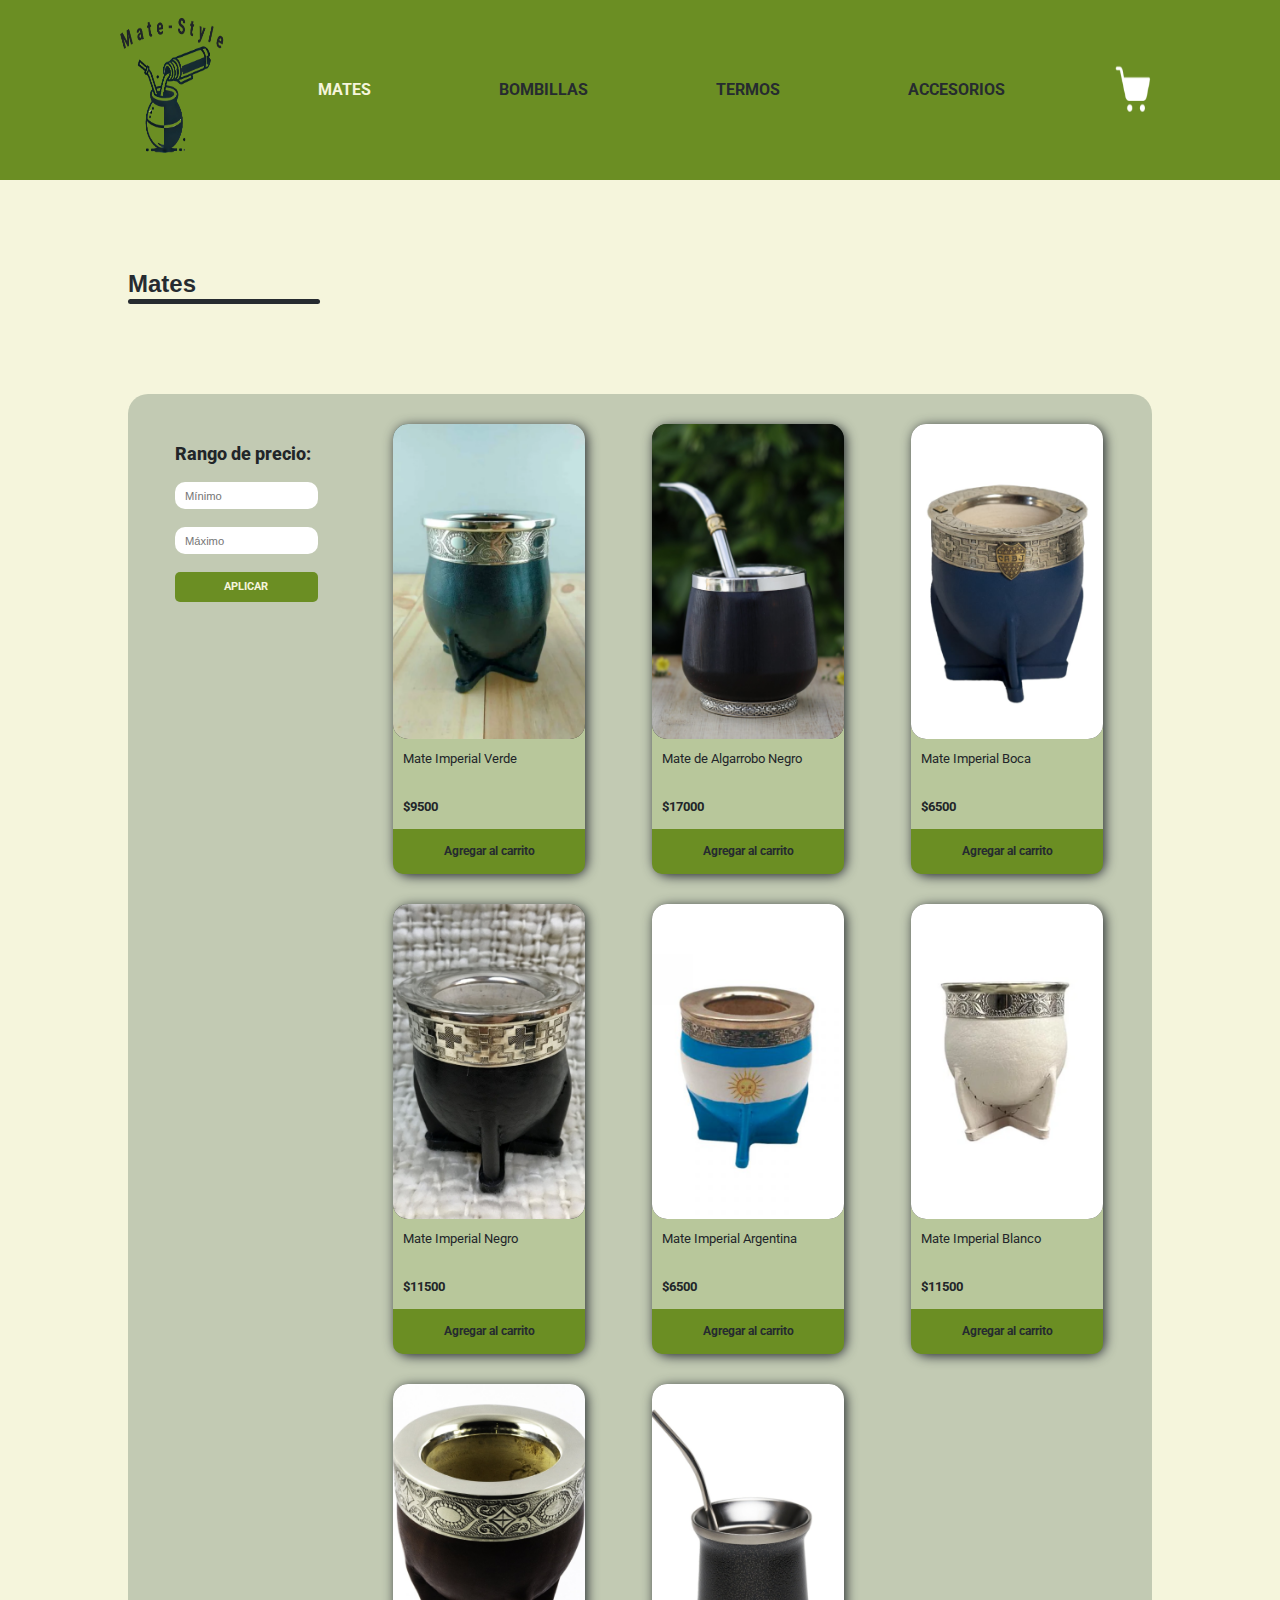
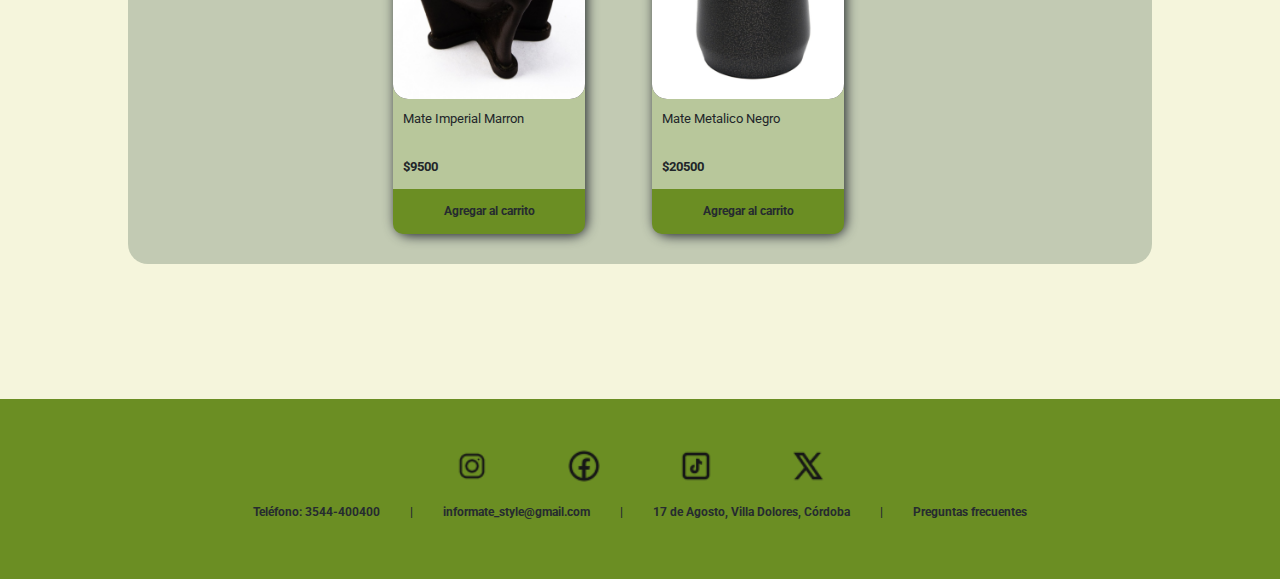
<file: mates.html>
<!DOCTYPE html>
<html lang="es"> 
<head>
    <meta charset="UTF-8">
    <meta name="viewport" content="width=device-width, initial-scale=1.0">
    <link rel="icon" href="Img/img-pestaña.png" type="image/png">
    <title>Mate-Style| Mates</title>
    <link rel="preconnect" href="https://fonts.gstatic.com" crossorigin>
    <link href="https://fonts.googleapis.com/css2?family=Roboto:ital,wght@0,100;0,300;0,400;0,500;0,700;0,900;1,100;1,300;1,400;1,500;1,700;1,900&display=swap" rel="stylesheet">
    <link rel="stylesheet" href="styles.css">
    <!--Instalmos el css de bootstrap-->
    <link href="https://cdn.jsdelivr.net/npm/bootstrap@5.3.3/dist/css/bootstrap.min.css" rel="stylesheet" integrity="sha384-QWTKZyjpPEjISv5WaRU9OFeRpok6YctnYmDr5pNlyT2bRjXh0JMhjY6hW+ALEwIH" crossorigin="anonymous">
    <link rel="stylesheet" href="https://fonts.googleapis.com/css2?family=Material+Symbols+Outlined" />
    <script defer type="module" src="script.js"></script>
</head>
<body>
    <header class = "header-1">
            <div class="contenedor-inicio"> <!--div con el logo para volver al inicio-->
                <a href="index.html"><img src="Img/logo.png" alt="Mate-Style-Logo" width="150" height="150" id="img-logo"></a>
            </div>
            <nav class="nav-header-normal"><!--Nav donde se encuentra  una lista con cada una de las distintas secciones del menu-->                   
                    <ul>
                        <li><a href="mates.html" id="mate-enlace">MATES</a></li>
                        <li><a href="bombillas.html">BOMBILLAS</a></li>
                        <li><a href="termos.html">TERMOS</a></li>
                        <li><a href="accesorios.html">ACCESORIOS</a></li>
                    </ul>
            </nav>
            <div class="contenedor-carrito-inicio"> <!--div con el boton del carrito-->
                <button>
                    <a href="carrito_pago.html">
                        <img src="Img/carrito.png" alt="Carrito-Compras" id="img-carrito"><!--Carrito de compras-->
                    </a>
                </button>
            </div>
            <nav class="navbar">
                <div class="container-fluid">
                    <a href="index.html"><img src="Img/logo.png" alt="Mate-Style-Logo" width="150" height="150" id="img-logo"></a>
                <button class="navbar-toggler" type="button" data-bs-toggle="offcanvas" data-bs-target="#offcanvasNavbar" aria-controls="offcanvasNavbar" aria-label="Toggle navigation">
                    <span class="navbar-toggler-icon"></span>
                </button>
                <div class="offcanvas offcanvas-end" tabindex="-1" id="offcanvasNavbar" aria-labelledby="offcanvasNavbarLabel">
                    <div class="offcanvas-header">
                        <h5 class="offcanvas-title" id="offcanvasNavbarLabel">Menú</h5>
                        <button type="button" class="btn-close" data-bs-dismiss="offcanvas" aria-label="Close">
                            <span class="material-symbols-outlined" style="color: #F5F5DC;">
                                cancel
                                </span>
                        </button>
                    </div>
                        <div class="offcanvas-body">
                            <ul>
                                <li><a href="mates.html" id="mate-enlace">MATES</a></li>
                                <li><a href="bombillas.html">BOMBILLAS</a></li>
                                <li><a href="termos.html">TERMOS</a></li>
                                <li><a href="accesorios.html">ACCESORIOS</a></li>
                                <li><a href="carrito_pago.html">CARRITO</a></li>
                            </ul>
                        </div>
                    </div>
                </div>
            </nav>
    </header>
    <main>
        <section class="contenedor-titulo"><!--Section con el titulo de la seccion, en este caso mates y una linea-->
            <h1>Mates</h1>
            <hr>
        </section>
        <section class= "contenedor-galeria-productos"><!--Section con el filtro por precio y los productos.-->
            <div class="contenedor-interno-filtro"> <!--Div con el sector para realizar una busqueda por el rango de precio, teniendo un minimo y un maximo y un boton aplicar-->
                <form action="">
                    <label for="rango-precio-min">Rango de precio:</label>
                    <input type="number" placeholder="Mínimo" id="rango-precio-min" min="0">
                    <input type="number" placeholder="Máximo" id="rango-precio-max" min="0">
                    <button type="submit" id="aplicar-rango-precio">APLICAR</button>
                </form>
            </div>

            <!-- Modal -->
            <div class="modal fade" id="exampleModal" tabindex="-1" role="dialog" aria-labelledby="exampleModalLabel">
                <div class="modal-dialog" role="document">
                <div class="modal-content">
                    <div class="modal-header">
                    <h5 class="modal-title" id="exampleModalLabel">Rango de precio invalido</h5>
                    </div>
                    <div class="modal-body">
                    
                    </div>
                    <div class="modal-footer">
                    <button id="boton-modal" type="button" class="btn btn-secondary" data-dismiss="modal">Cerrar</button>
                    </div>
                </div>
                </div>
            </div>

            <div class="contenedor-de-productos"><!--Aca se van a cargar por el JSON los productos--></div>

            <div id="toastContainer" class="toast-container position-fixed bottom-0 end-0 p-3"></div> <!--Contenedor para mostrar los toasts, popups de que se agregó-->

        </section>
    </main>
    <footer>
        <section class="contenedor-redes"><!--Section con todas las redes sociales-->
            <ul>
                <li><a href=""><img src="Img/instagram.png" alt="Instagram"></a></li>
                <li><a href=""><img src="Img/facebook.png" alt="Facebook"></a></li>
                <li><a href=""><img src="Img/tiktok.png" alt="TikTok"></a></li>
                <li><a href=""><img src="Img/x.png" alt="X"></a></li>
            </ul>
            <br>
        </section>
        <section class="contenedor-contacto"><!--Section con la informacion de contacto y preguntas frecuentes con un enlace-->
            <p>Teléfono: 3544-400400</p>
            <p>|</p>
            <p>informate_style@gmail.com</p>
            <p>|</p>
            <p><a href="https://maps.app.goo.gl/otc5F2dS5zT5y8Eg9" target="_blank">17 de Agosto, Villa Dolores, Córdoba</a></p>
            <p>|</p>
            <p><a href="pregFrec.html">Preguntas frecuentes</a></p>
        </section>
    </footer>
    <!--Instalamos el script de bootstrap-->
    <script src="https://cdn.jsdelivr.net/npm/bootstrap@5.3.3/dist/js/bootstrap.bundle.min.js" integrity="sha384-YvpcrYf0tY3lHB60NNkmXc5s9fDVZLESaAA55NDzOxhy9GkcIdslK1eN7N6jIeHz" crossorigin="anonymous"></script>
</body>
</html>
</file>
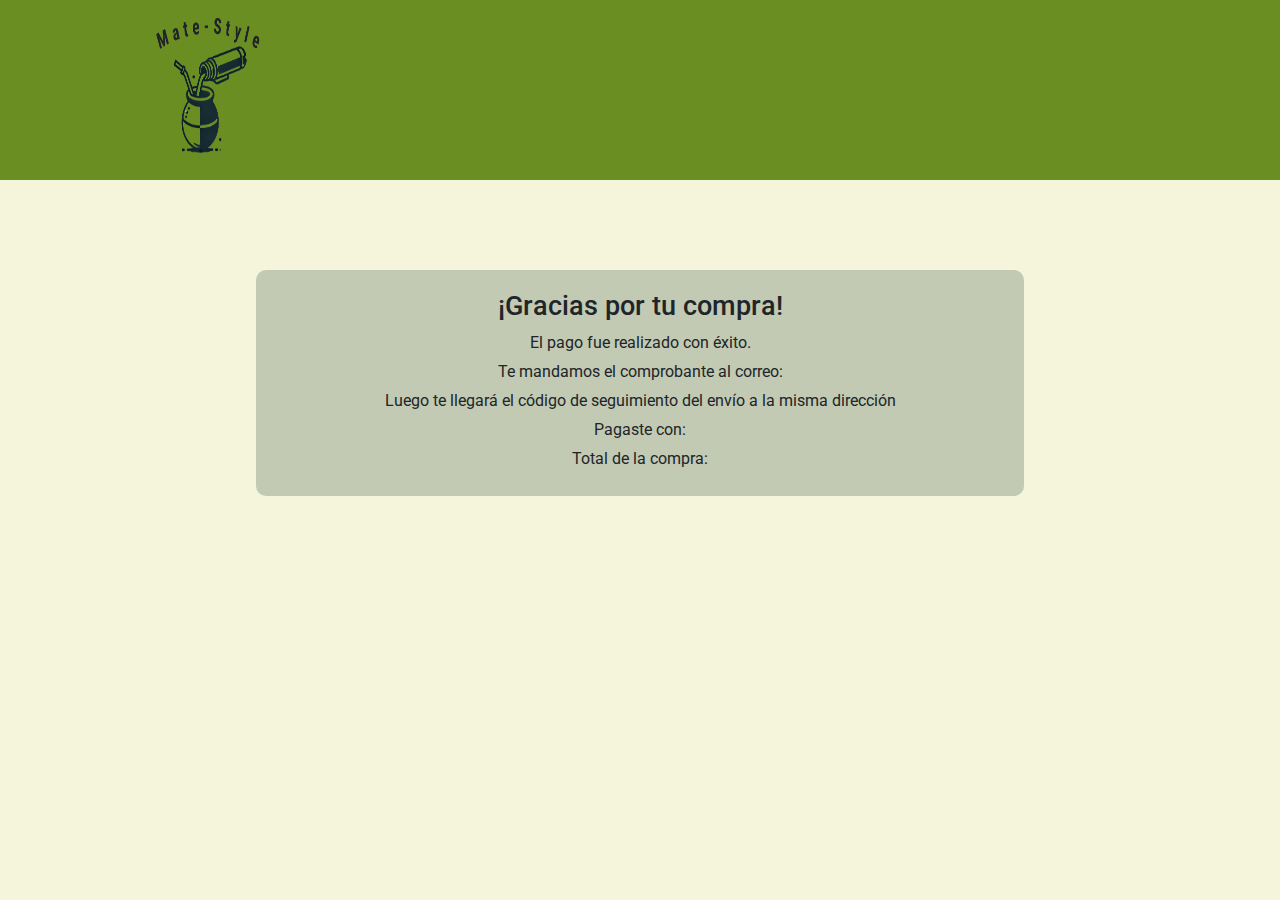
<file: pago_realizado.html>
<!DOCTYPE html>
<html lang="es">
<head>
    <meta charset="UTF-8">
    <meta name="viewport" content="width=device-width, initial-scale=1.0">
    <link rel="icon" href="Img/img-pestaña.png" type="image/png">
    <title>Mate-Style</title>
    <link rel="preconnect" href="https://fonts.gstatic.com" crossorigin>
    <link href="https://fonts.googleapis.com/css2?family=Roboto:ital,wght@0,100;0,300;0,400;0,500;0,700;0,900;1,100;1,300;1,400;1,500;1,700;1,900&display=swap" rel="stylesheet">
    <link rel="stylesheet" href="styles.css">
    <!--Instalmos el css de bootstrap-->
    <link href="https://cdn.jsdelivr.net/npm/bootstrap@5.3.3/dist/css/bootstrap.min.css" rel="stylesheet" integrity="sha384-QWTKZyjpPEjISv5WaRU9OFeRpok6YctnYmDr5pNlyT2bRjXh0JMhjY6hW+ALEwIH" crossorigin="anonymous">
    <script defer type="module" src="script.js"></script>
</head>
<body>
    <header class = "header-3">
        <nav>
            <div>
                <a href="index.html"><img src="Img/logo.png" alt="Mate-Style-Logo" width="150" height="150" id="img-logo"></a>
            </div>
        </nav>
    </header>
    <main>
        <section class="contenedor-compra-realizada"><!--Section con el cartel de compra realizada y la informacion necesaria.-->
            <h1>¡Gracias por tu compra!</h1>
            <p>El pago fue realizado con éxito. <span> </span> </p>
            <p>Te mandamos el comprobante al correo: <span id = "email-pago-realizado">  </span> <!--Aca va el correo proporcionado por el cliente en el formulario de compra.--> </p>
            <p>Luego te llegará el código de seguimiento del envío a la misma dirección</p>
            <p>Pagaste con: <span id="mdp-pago-realizado"><!--ACA Va el medio de pago--></span></p>
            <p>Total de la compra: <span id="total-pago-realizado"><!--ACA Va el total--></span></p>
        </section>
    </main>
    <!--Instalamos el script de bootstrap-->
    <script src="https://cdn.jsdelivr.net/npm/bootstrap@5.3.3/dist/js/bootstrap.bundle.min.js" integrity="sha384-YvpcrYf0tY3lHB60NNkmXc5s9fDVZLESaAA55NDzOxhy9GkcIdslK1eN7N6jIeHz" crossorigin="anonymous"></script>
</body>
</html>
</file>
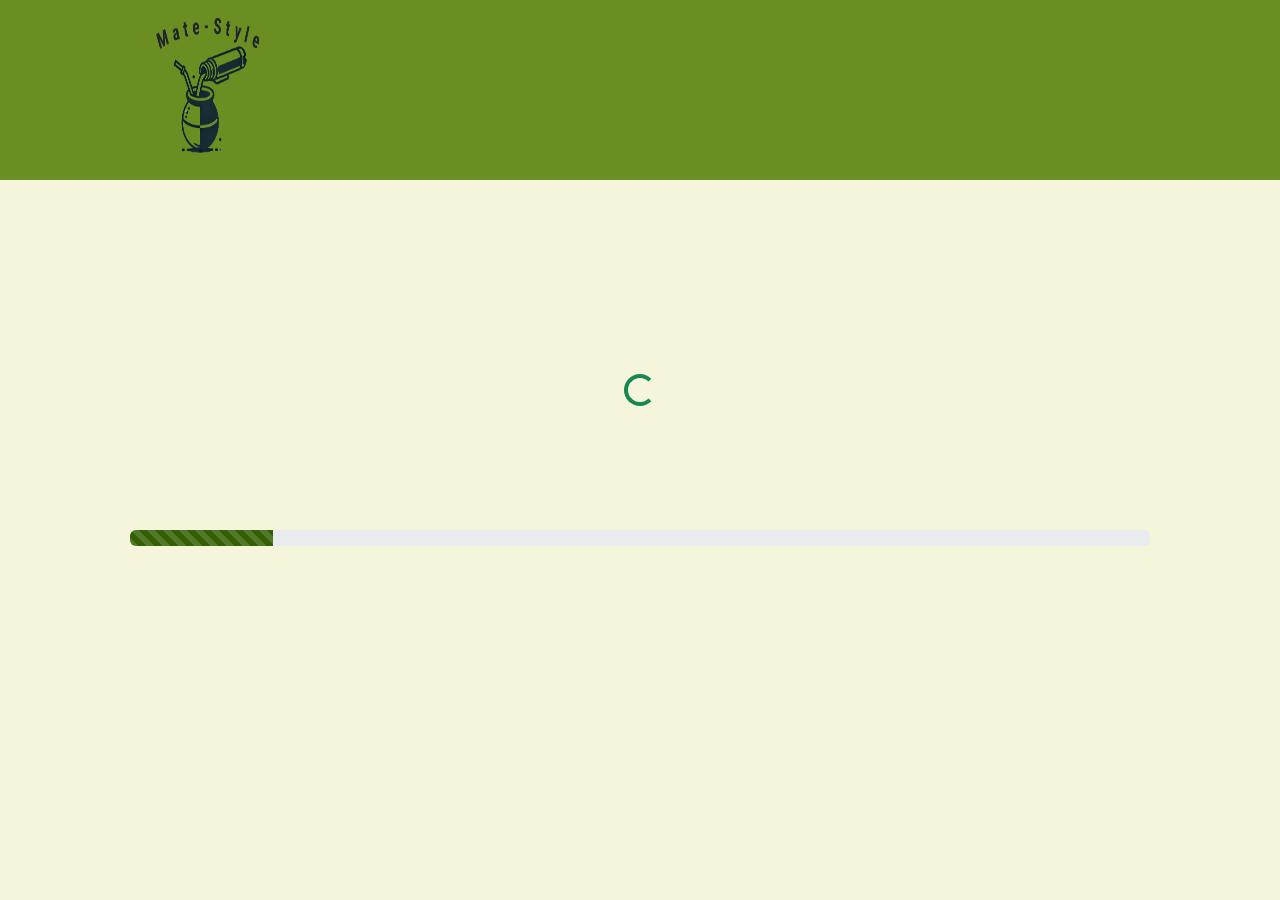
<file: pantalla_carga_compra.html>
<!DOCTYPE html>
<html lang="es">
<head>
    <meta charset="UTF-8">
    <meta name="viewport" content="width=device-width, initial-scale=1.0">
    <link rel="icon" href="Img/img-pestaña.png" type="image/png">
    <title>Mate-Style| Comprando...</title>
    <link rel="preconnect" href="https://fonts.gstatic.com" crossorigin>
    <link href="https://fonts.googleapis.com/css2?family=Roboto:ital,wght@0,100;0,300;0,400;0,500;0,700;0,900;1,100;1,300;1,400;1,500;1,700;1,900&display=swap" rel="stylesheet">
    <link rel="stylesheet" href="styles.css">
    <!--Instalmos el css de bootstrap-->
    <link href="https://cdn.jsdelivr.net/npm/bootstrap@5.3.3/dist/css/bootstrap.min.css" rel="stylesheet" integrity="sha384-QWTKZyjpPEjISv5WaRU9OFeRpok6YctnYmDr5pNlyT2bRjXh0JMhjY6hW+ALEwIH" crossorigin="anonymous">
    <link rel="stylesheet" href="https://fonts.googleapis.com/css2?family=Material+Symbols+Outlined" />
    <script defer type="module" src="script.js"></script>
</head>
<body>
    <header class = "header-3">
        <nav>
            <div>
                <img src="Img/logo.png" alt="Mate-Style-Logo" width="150" height="150" id="img-logo">
            </div>
        </nav>
    </header>
    <main>
        <section class="barra-progreso">
            <div id="contenedor-frase">
                <!--Aca se va a poner la frase que obtenemos de la api-->
            </div>
            <div class="spinner">
                <div class="spinner-border text-success" role="status">
                    <span class="visually-hidden">Loading...</span>
                </div>
            </div>
            <div class = "contenedor-barra-progreso">
                <div class="progress" role="progressbar" aria-label="Animated striped example" aria-valuenow="75" aria-valuemin="0" aria-valuemax="100">
                    <div class="progress-bar progress-bar-striped progress-bar-animated" style="width: 0%" style="color: #6B8E23"></div>
                </div>
            </div>
        </section>
    </main>
</body>
<!--Instalamos el script de bootstrap-->
<script src="https://cdn.jsdelivr.net/npm/bootstrap@5.3.3/dist/js/bootstrap.bundle.min.js" integrity="sha384-YvpcrYf0tY3lHB60NNkmXc5s9fDVZLESaAA55NDzOxhy9GkcIdslK1eN7N6jIeHz" crossorigin="anonymous"></script>
</html>
</file>
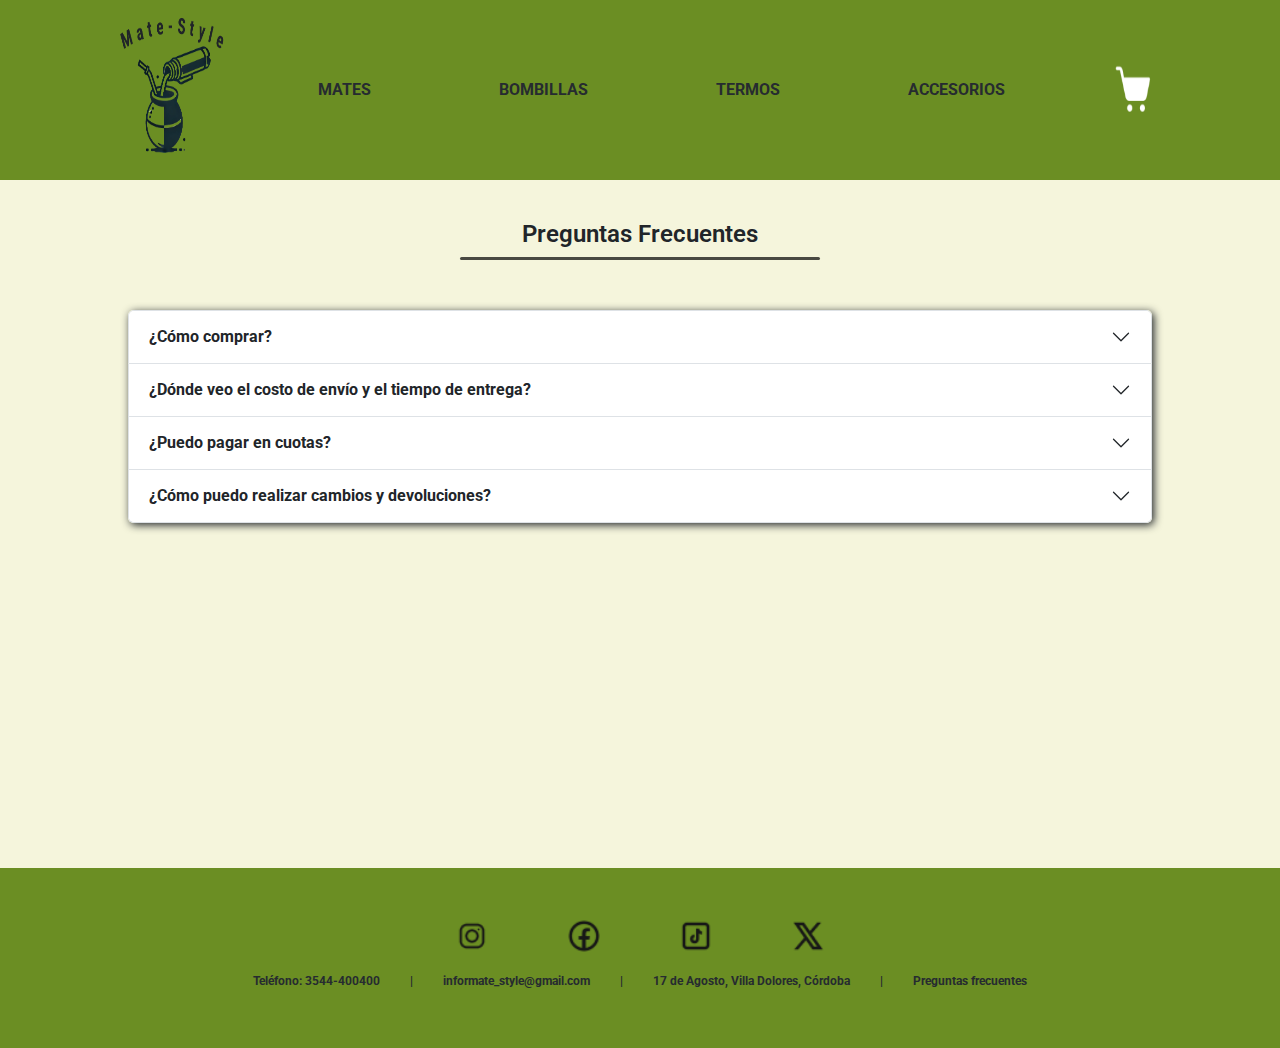
<file: pregFrec.html>
<!DOCTYPE html>
<html lang="es">
<head>
    <meta charset="UTF-8">
    <meta name="viewport" content="width=device-width, initial-scale=1.0">
    <link rel="icon" href="Img/img-pestaña.png" type="image/png">
    <title>Mate-Style| Preguntas Frecuentes</title>
    <link rel="preconnect" href="https://fonts.gstatic.com" crossorigin>
    <link href="https://fonts.googleapis.com/css2?family=Roboto:ital,wght@0,100;0,300;0,400;0,500;0,700;0,900;1,100;1,300;1,400;1,500;1,700;1,900&display=swap" rel="stylesheet">
    <link rel="stylesheet" href="styles.css">
    <!--Instalmos el css de bootstrap-->
    <link href="https://cdn.jsdelivr.net/npm/bootstrap@5.3.3/dist/css/bootstrap.min.css" rel="stylesheet" integrity="sha384-QWTKZyjpPEjISv5WaRU9OFeRpok6YctnYmDr5pNlyT2bRjXh0JMhjY6hW+ALEwIH" crossorigin="anonymous">
    <link rel="stylesheet" href="https://fonts.googleapis.com/css2?family=Material+Symbols+Outlined" />
</head>
<body>
    <header class = "header-1">
        <div class="contenedor-inicio"> <!--div con el logo para volver al inicio-->
            <a href="index.html"><img src="Img/logo.png" alt="Mate-Style-Logo" width="150" height="150" id="img-logo"></a>
        </div>
        <nav class="nav-header-normal"><!--Nav donde se encuentra  una lista con cada una de las distintas secciones del menu-->                   
                <ul>
                    <li><a href="mates.html">MATES</a></li>
                    <li><a href="bombillas.html">BOMBILLAS</a></li>
                    <li><a href="termos.html">TERMOS</a></li>
                    <li><a href="accesorios.html">ACCESORIOS</a></li>
                </ul>
        </nav>
        <div class="contenedor-carrito-inicio"> <!--div con el boton del carrito-->
            <button>
                <a href="carrito_pago.html">
                    <img src="Img/carrito.png" alt="Carrito-Compras" id="img-carrito"><!--Carrito de compras-->
                </a>
            </button>
        </div>
        <nav class="navbar">
            <div class="container-fluid">
                <a href="index.html"><img src="Img/logo.png" alt="Mate-Style-Logo" width="150" height="150" id="img-logo"></a>
            <button class="navbar-toggler" type="button" data-bs-toggle="offcanvas" data-bs-target="#offcanvasNavbar" aria-controls="offcanvasNavbar" aria-label="Toggle navigation">
                <span class="navbar-toggler-icon"></span>
            </button>
            <div class="offcanvas offcanvas-end" tabindex="-1" id="offcanvasNavbar" aria-labelledby="offcanvasNavbarLabel">
                <div class="offcanvas-header">
                    <h5 class="offcanvas-title" id="offcanvasNavbarLabel">Menú</h5>
                    <button type="button" class="btn-close" data-bs-dismiss="offcanvas" aria-label="Close">
                        <span class="material-symbols-outlined" style="color: #F5F5DC;">
                            cancel
                            </span>
                    </button>
                </div>
                    <div class="offcanvas-body">
                        <ul>
                            <li><a href="mates.html">MATES</a></li>
                            <li><a href="bombillas.html">BOMBILLAS</a></li>
                            <li><a href="termos.html">TERMOS</a></li>
                            <li><a href="accesorios.html">ACCESORIOS</a></li>
                            <li><a href="carrito_pago.html">CARRITO</a></li>
                        </ul>
                    </div>
                </div>
            </div>
        </nav>
    </header>
    <main>
        <section class="contenedor-carrito" id="carrito"><!--Section que tiene el carrito de compras desplegado, luego con Css y JS le daremos estilo y funcionalidad, haciendolo interactivo-->
            <div class="carrito-productos"><!--Div con la parte de los productos del carrito-->
                <!--aca irian los productos que esten en el carrito (imagen, nombre y precio). No se si tengo que crear un modelo desde aca o con lo que aprenderemos luego crearlo.-->
                <!--Y tambien va a tener un boton para restar ese producto del carrito.-->
            </div>
            <div id="carrito-comprar"><!--Div con el boton comprar-->
                <a href="carrito_pago.html"><button type="submit">Comprar</button></a>
            </div>
        </section>
        <section class="titulo-preguntas"> <!--Section con preguntas frecuentes y una linea horizontal que luego le daremos estilo con css-->
            <h1>Preguntas Frecuentes</h1>
            <hr>
        </section>
        <section class= "acordeon-boostrap">
            <div class="accordion" id="accordionExample">
                <div class="accordion-item">
                    <h2 class="accordion-header">
                        <button class="accordion-button collapsed" type="button" data-bs-toggle="collapse" data-bs-target="#collapseOne" aria-expanded="true" aria-controls="collapseOne">
                            <strong>¿Cómo comprar?</strong>
                        </button>
                    </h2>
                    <div id="collapseOne" class="accordion-collapse collapse" data-bs-parent="#accordionExample">
                        <div class="accordion-body">
                            <p>Elige los productos que deseas comprar, agrégalos al carrito, y luego procede a pagar con el medio de pago que quieras (débito o crédito). Recibirás los productos comprados en un plazo de pocos días.</p>
                        </div>
                    </div>
                </div>
                <div class="accordion-item">
                    <h2 class="accordion-header">
                        <button class="accordion-button collapsed" type="button" data-bs-toggle="collapse" data-bs-target="#collapseTwo" aria-expanded="false" aria-controls="collapseTwo">
                            <strong>¿Dónde veo el costo de envío y el tiempo de entrega?</strong>
                        </button>
                    </h2>
                    <div id="collapseTwo" class="accordion-collapse collapse" data-bs-parent="#accordionExample">
                        <div class="accordion-body">
                            <p>El envío es gratis con la compra de cualquier producto. El tiempo de entrega puede variar dependiendo el transporte disponible para realizar el envío.</p>
                        </div>
                    </div>
                </div>
                <div class="accordion-item">
                    <h2 class="accordion-header">
                        <button class="accordion-button collapsed" type="button" data-bs-toggle="collapse" data-bs-target="#collapseThree" aria-expanded="false" aria-controls="collapseThree">
                            <strong>¿Puedo pagar en cuotas?</strong>
                        </button>
                    </h2>
                    <div id="collapseThree" class="accordion-collapse collapse" data-bs-parent="#accordionExample">
                        <div class="accordion-body">
                            <p>Podes pagar en un solo pago o en 3, 6 o 12 cuotas, con los respectivos intereses aplicables.</p>
                        </div>
                    </div>
                </div>
                <div class="accordion-item">
                    <h2 class="accordion-header">
                        <button class="accordion-button collapsed" type="button" data-bs-toggle="collapse" data-bs-target="#collapseFour" aria-expanded="false" aria-controls="collapseThree">
                            <strong>¿Cómo puedo realizar cambios y devoluciones?</strong>
                        </button>
                    </h2>
                    <div id="collapseFour" class="accordion-collapse collapse" data-bs-parent="#accordionExample">
                        <div class="accordion-body">
                            <p>Para hacer un cambio o devolución, contactanos para que podamos ayudarte. En la parte inferior de nuestra web están nuestras redes sociales y nuestro numero de teléfono y Correo.</p>
                        </div>
                    </div>
                </div>
            </div>
        </section>
    </main>
    <footer>
        <section class="contenedor-redes"><!--Section con todas las redes sociales-->
            <ul>
                <li><a href=""><img src="Img/instagram.png" alt="Instagram"></a></li>
                <li><a href=""><img src="Img/facebook.png" alt="Facebook"></a></li>
                <li><a href=""><img src="Img/tiktok.png" alt="TikTok"></a></li>
                <li><a href=""><img src="Img/x.png" alt="X"></a></li>
            </ul>
            <br>
        </section>
        <section class="contenedor-contacto"><!--Section con la informacion de contacto y preguntas frecuentes con un enlace-->
            <p>Teléfono: 3544-400400</p>
            <p>|</p>
            <p>informate_style@gmail.com</p>
            <p>|</p>
            <p><a href="https://maps.app.goo.gl/otc5F2dS5zT5y8Eg9" target="_blank">17 de Agosto, Villa Dolores, Córdoba</a></p>
            <p>|</p>
            <p><a href="pregFrec.html">Preguntas frecuentes</a></p>
        </section>
    </footer>
    <!--Instalamos el script de bootstrap-->
    <script src="https://cdn.jsdelivr.net/npm/bootstrap@5.3.3/dist/js/bootstrap.bundle.min.js" integrity="sha384-YvpcrYf0tY3lHB60NNkmXc5s9fDVZLESaAA55NDzOxhy9GkcIdslK1eN7N6jIeHz" crossorigin="anonymous"></script>
</body>
</html>
</file>
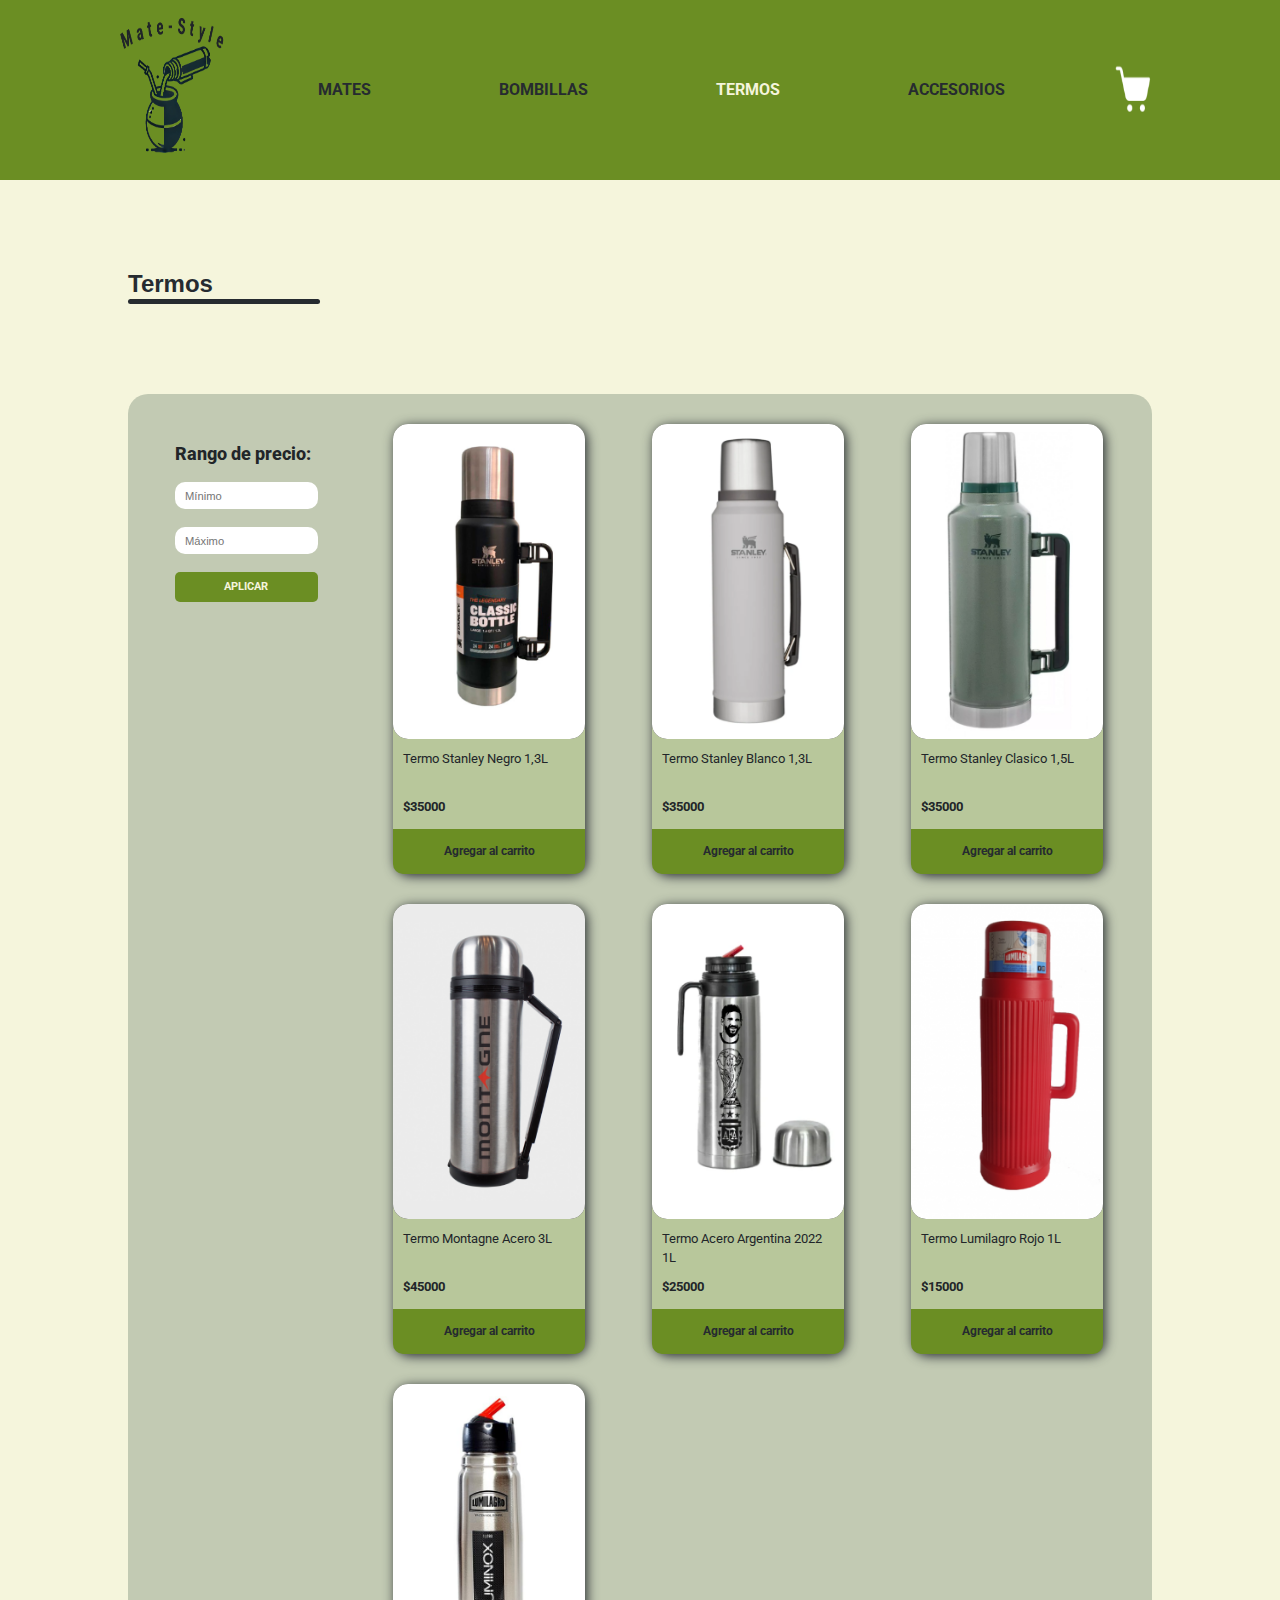
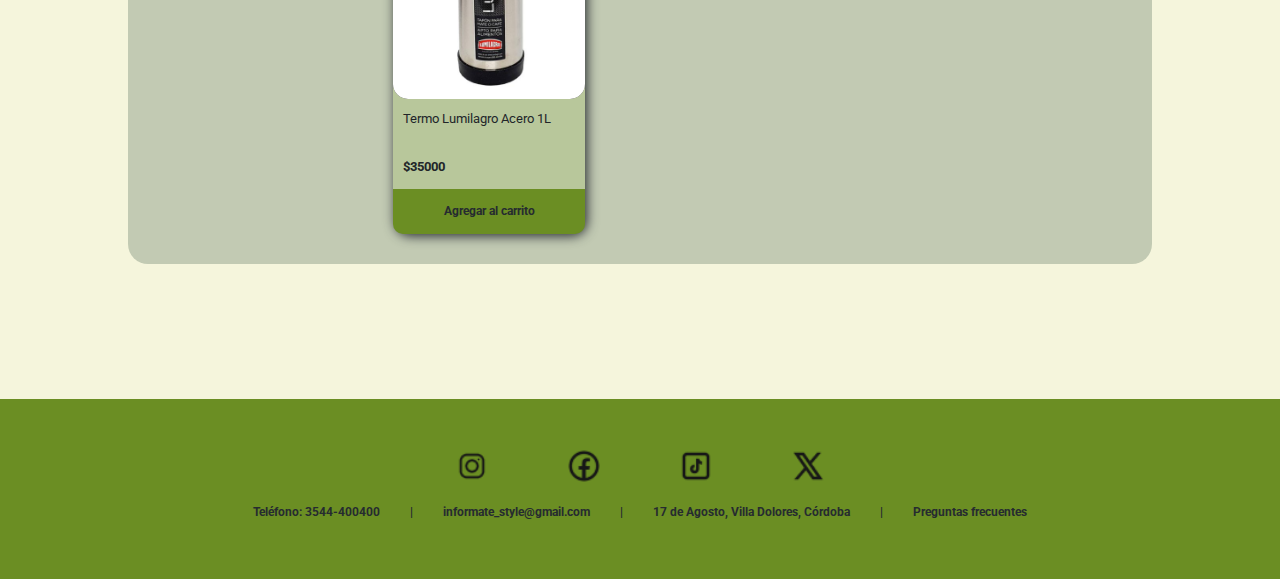
<file: termos.html>
<!DOCTYPE html>
<html lang="es">
<head>
    <meta charset="UTF-8">
    <meta name="viewport" content="width=device-width, initial-scale=1.0">
    <link rel="icon" href="Img/img-pestaña.png" type="image/png">
    <title>Mate-Style| Termos</title>
    <link rel="preconnect" href="https://fonts.gstatic.com" crossorigin>
    <link href="https://fonts.googleapis.com/css2?family=Roboto:ital,wght@0,100;0,300;0,400;0,500;0,700;0,900;1,100;1,300;1,400;1,500;1,700;1,900&display=swap" rel="stylesheet">
    <link rel="stylesheet" href="styles.css">
    <!--Instalmos el css de bootstrap-->
    <link href="https://cdn.jsdelivr.net/npm/bootstrap@5.3.3/dist/css/bootstrap.min.css" rel="stylesheet" integrity="sha384-QWTKZyjpPEjISv5WaRU9OFeRpok6YctnYmDr5pNlyT2bRjXh0JMhjY6hW+ALEwIH" crossorigin="anonymous">
    <link rel="stylesheet" href="https://fonts.googleapis.com/css2?family=Material+Symbols+Outlined" />
    <script  defer type="module" src="script.js"></script>
</head>
<body>
    <header class = "header-1">
        <div class="contenedor-inicio"> <!--div con el logo para volver al inicio-->
            <a href="index.html"><img src="Img/logo.png" alt="Mate-Style-Logo" width="150" height="150" id="img-logo"></a>
        </div>
        <nav class="nav-header-normal"><!--Nav donde se encuentra  una lista con cada una de las distintas secciones del menu-->                   
                <ul>
                    <li><a href="mates.html">MATES</a></li>
                    <li><a href="bombillas.html">BOMBILLAS</a></li>
                    <li><a href="termos.html" id="termo-enlace">TERMOS</a></li>
                    <li><a href="accesorios.html">ACCESORIOS</a></li>
                </ul>
        </nav>
        <div class="contenedor-carrito-inicio"> <!--div con el boton del carrito-->
            <button>
                <a href="carrito_pago.html">
                    <img src="Img/carrito.png" alt="Carrito-Compras" id="img-carrito"><!--Carrito de compras-->
                </a>
            </button>
        </div>
        <nav class="navbar">
            <div class="container-fluid">
                <a href="index.html"><img src="Img/logo.png" alt="Mate-Style-Logo" width="150" height="150" id="img-logo"></a>
            <button class="navbar-toggler" type="button" data-bs-toggle="offcanvas" data-bs-target="#offcanvasNavbar" aria-controls="offcanvasNavbar" aria-label="Toggle navigation">
                <span class="navbar-toggler-icon"></span>
            </button>
            <div class="offcanvas offcanvas-end" tabindex="-1" id="offcanvasNavbar" aria-labelledby="offcanvasNavbarLabel">
                <div class="offcanvas-header">
                    <h5 class="offcanvas-title" id="offcanvasNavbarLabel">Menú</h5>
                    <button type="button" class="btn-close" data-bs-dismiss="offcanvas" aria-label="Close">
                        <span class="material-symbols-outlined" style="color: #F5F5DC;">
                            cancel
                            </span>
                    </button>
                </div>
                    <div class="offcanvas-body">
                        <ul>
                            <li><a href="mates.html">MATES</a></li>
                            <li><a href="bombillas.html">BOMBILLAS</a></li>
                            <li><a href="termos.html" id="termo-enlace">TERMOS</a></li>
                            <li><a href="accesorios.html">ACCESORIOS</a></li>
                            <li><a href="carrito_pago.html">CARRITO</a></li>
                        </ul>
                    </div>
                </div>
            </div>
        </nav>
    </header>
    <main>
        <section class="contenedor-titulo"><!--Section con el titulo de la seccion, en este caso termos y una linea-->
            <h1>Termos</h1>
            <hr>
        </section>
        <section class= "contenedor-galeria-productos"><!--Section con el filtro por precio y los productos.-->
            <div class="contenedor-interno-filtro"> <!--Div con el sector para realizar una busqueda por el rango de precio, teniendo un minimo y un maximo y un boton aplicar-->
                <form action="">
                    <label for="rango-precio-min">Rango de precio:</label>
                    <input type="number" placeholder="Mínimo" id="rango-precio-min" min="0">
                    <input type="number" placeholder="Máximo" id="rango-precio-max" min="0">
                    <button type="submit" id="aplicar-rango-precio">APLICAR</button>
                </form>
            </div>

            <!-- Modal -->
            <div class="modal fade" id="exampleModal" tabindex="-1" role="dialog" aria-labelledby="exampleModalLabel">
                <div class="modal-dialog" role="document">
                <div class="modal-content">
                    <div class="modal-header">
                    <h5 class="modal-title" id="exampleModalLabel">Rango de precio invalido</h5>
                    </div>
                    <div class="modal-body">
                    
                    </div>
                    <div class="modal-footer">
                    <button id="boton-modal" type="button" class="btn btn-secondary" data-dismiss="modal">Cerrar</button>
                    </div>
                </div>
                </div>
            </div>

            <div class="contenedor-de-productos"><!--Aca se van a cargar por el JSON los productos--></div>
            
            <div id="toastContainer" class="toast-container position-fixed bottom-0 end-0 p-3"></div> <!--Contenedor para mostrar los toasts, popups de que se agregó-->

        </section>
    </main>
    <footer>
        <section class="contenedor-redes"><!--Section con todas las redes sociales-->
            <ul>
                <li><a href=""><img src="Img/instagram.png" alt="Instagram"></a></li>
                <li><a href=""><img src="Img/facebook.png" alt="Facebook"></a></li>
                <li><a href=""><img src="Img/tiktok.png" alt="TikTok"></a></li>
                <li><a href=""><img src="Img/x.png" alt="X"></a></li>
            </ul>
            <br>
        </section>
        <section class="contenedor-contacto"><!--Section con la informacion de contacto y preguntas frecuentes con un enlace-->
            <p>Teléfono: 3544-400400</p>
            <p>|</p>
            <p>informate_style@gmail.com</p>
            <p>|</p>
            <p><a href="https://maps.app.goo.gl/otc5F2dS5zT5y8Eg9" target="_blank">17 de Agosto, Villa Dolores, Córdoba</a></p>
            <p>|</p>
            <p><a href="pregFrec.html">Preguntas frecuentes</a></p>
        </section>
    </footer>
    <!--Instalamos el script de bootstrap-->
    <script src="https://cdn.jsdelivr.net/npm/bootstrap@5.3.3/dist/js/bootstrap.bundle.min.js" integrity="sha384-YvpcrYf0tY3lHB60NNkmXc5s9fDVZLESaAA55NDzOxhy9GkcIdslK1eN7N6jIeHz" crossorigin="anonymous"></script>
</body>
</html>
</file>
<file: styles.css>
body{
    background-color: #F5F5DC !important;
    font-family: "Roboto", sans-serif !important;
    font-weight: 700 !important;
    font-style: normal !important;
    margin: 0;
    padding: 0;
    display: flex;
    flex-direction: column;
    height: 100%;
    width: 100%;
}

/*header propiedades compartidas por estos y especificados por clases y id de los mas especificos*/
header{
    display: flex;
    height: 20vh; 
    width: 100%;
    padding: 20px;
    box-sizing: border-box;
    align-items: center;
    font-weight: 700;
    font-size:  1rem;
    background-color: #6B8E23;
}

.header-1 {
    display: flex;
    justify-content: space-around;
}

.header-3 {
    display: flex;
    justify-content: flex-start;
}

nav {
    display: flex;
    height: 20vh; 
    width: 55%;
    padding: 15px;
    margin: 0;
    box-sizing: border-box;
    justify-content: center;
    align-items: center;
}

.navbar {
    display: none !important;
}

.header-3 nav {
    display: flex;
    width: 20%;
    margin: 4vw;
}

header div{
    display: flex;
    height: 100%;
    width: auto;
    padding: 5px;
    box-sizing: border-box;
    justify-content: center;
    align-items: center;
}

.header-1 div{
    margin-left: auto;
    margin-right: auto;
}

.header-2 div{
    margin-left: 7vw;
    margin-right: 7vw;
}

.header-3 div{
    margin-left: 2vw
}

header ul{
    display: flex;
    justify-content: center;
    align-items: center;
    list-style: none;
    margin: 0;
    margin-right: 3vw;
}

header li{
    margin: 5vw;
}

header a{
    text-decoration: none;
    color: #262B30;
}

header a:hover{
    color: #F5F5DC;
    transition: 0.3s;
}

/*boton carrito header1*/

.header-1 button{
    height: auto;
    width: auto;
    padding: 20px;
    border: none;
    background: none;
    box-sizing: border-box;
    cursor: pointer;
}

/*ajustes de tamaños de imagen*/

#img-carrito{
    height: 6vh;
    width: 3vw;
}

#img-logo{
    height: 20vh;
    width: 10vw;
}

/*colores fijos para cada seccion una vez dentro de esta*/
#accesorio-enlace, #termo-enlace, #bombilla-enlace, #mate-enlace, #carrito-enlace {
    color: #F5F5DC;
}


/* diseño del main y cada parte de los componentes de cada una de las paginas*/

main{
    display: flex;
    flex:1;
    height: 75vh; 
    width: 100%;
    align-items: center;
    justify-content: center;
    box-sizing: border-box;
    flex-wrap: wrap;
}

/*ocultamos el carrito hasta poder darle funcionalidades con js al boton*/

.contenedor-carrito {
    position: fixed;
    top: 0;
    right: -100%; 
    background-color: #fff;
}

/*MAIN (INDEX.HTML)*/

/*imagen hero*/

.contenedor-hero {
    height: 70vh; 
    width: 100%;
    padding: 0px;
    opacity: 0.9;
    position: relative; 
    background-image: url('Img/hero.jpg'); 
    background-size: cover; 
    background-position: center;
}

.contenedor-hero h1{
    margin-top: 5vh;
    margin-left: 3vw ;
    font-family: "Roboto Serif", sans-serif;
    font-size: 2.5rem;
    font-weight:bolder;
    color: #000000;
    text-shadow: white 1px 1px 5px;
}

/* productos con secciones en index */

.contenedor-img-productos{
    display: flex;
    height: auto;
    width: 90%;
    padding: 10px;
    margin: 10vh;
    box-sizing: border-box;
    justify-content: space-around;
    align-items: center;
}

.botones-img-index{
    display: flex;
    height: 30vw;
    width: 25%;
    padding: 20px;
    box-sizing: border-box;
    justify-content: center;
    align-items: center;
    position: relative;
}

.botones-img-index button{
    height: 100%;
    width: 100%;
    margin: 0;
    padding: 0;
    border-radius: 15px;
    border: none;
    position: relative;
    transition: box-shadow 0.4s
}

.botones-img-index img{
    width: 100%;
    height: 100%;
    border-radius: 15px;
}

.h2-img{
    position: absolute;
    opacity: 0.9;
    bottom: 0%;
    left: 0%;
    right: 0%;
    padding: 10px;
    color: #F5F5DC;
    background-color: #6B8E23;
    border-radius: 0 0 15px 15px;
    border: none;
}

.h2-img h2{
    margin: 0;
    font-size: 1rem !important;
}

.botones-img-index button:hover{
    box-shadow:#262B30 2px 2px 10px;
}

/* seccion de informacion sobre nosotros en index*/

.contenedor-info-nosotros{
    display: flex;
    height: auto;
    width: 100vw;
    padding: 20px;
    margin-left: 2vw;
    margin-right: 2vw;
    justify-content: space-around;
    align-items: center;
    flex-direction:  row;
    flex-wrap: wrap;
}

.info-nosotros{
    height: 50vh;
    width: 40%;
    margin: 0px;
    padding: 15px;
    box-sizing: border-box;
    background-color: #6D8144;
    border-radius: 15px;
    box-shadow: #2b2c28 2px 2px 8px;
    flex-wrap: wrap;
}

.info-nosotros h3{
    margin: 10px;
    text-align: center;
    color: #F5F5DC;
    font-size: 1.3rem;
}

.info-nosotros hr{
    width: 20vw;
    height: 1.5%;
    margin: 15px auto;
    border: none;
    background-color: #F5F5DC;
    border-radius: 100px;
    opacity: 1;
}

.info-nosotros p{
    margin: 20px;
    text-align: left;
    color: #F5F5DC;
    font-weight: 400;
    font-size: 0.7rem;
}

/* seccion de informacion importante de la pagina en index*/

.contenedor-info-importante{
    display: flex;
    height: 20vh;
    width: 100vw;
    padding: 3vw;
    margin-bottom: 15vh;
    margin-top: 15vh;
    box-sizing: border-box; 
    justify-content: space-around;
    align-items: center;
    background-color: #AAC279;
}

.info-impor{
    display: flex;
    height: auto;
    width: 25%;
    margin: 4%;
    box-sizing: border-box;
    justify-content: flex-start;
    align-items: center;
}

.info-impor img{
    height: 4vw;
    width: auto;
    margin-right: 20px;
}

.info-impor h4{
    font-size: 1.2rem !important;
    margin: 0;
    font-weight: 600;
    padding-bottom: 5px;
}

.info-impor p {
    font-size: 0.8rem !important;
    margin: 0;
    font-weight: 600;
} 

.contenedor-video{
    width: 70vw;
    height: 70vh;
    margin-bottom: 60px;
    padding: 20px;
    box-sizing: border-box;
    border-radius: 15px;
    background-color: #ebebd2;
    box-shadow: #2b2c28 2px 2px 8px;
}

.titulo-video{
    height: 5vh;
    width: auto;
    margin: 0;
    text-align: center;
    font-size: 1.1rem;
    font-weight: bold;
    color: #262B30;
}

.video{
    height: 50vh;
    width: auto;
    margin: 20px;
    display: flex;
    justify-content: center;
    align-items: center;
}

.contenedor-video hr{
    width: 50vw;
    height: 1%;
    background-color: #262B30;
    border-radius: 100px;
    margin: 10px auto;
    margin-top: 0;
    opacity: 1;
}

iframe{
    width: 50vw;
    height: 55vh;
    margin: 20px;
    padding: 20px;
    box-sizing: border-box;
}

.contenedor-carrusel{
    display: flex;
    justify-content: center;
    align-items: center;
    width: 42vw;
    height: 54vh;
    border-radius: 15px;
    background-color: #b8c79b;
    margin-bottom: 30px;
}

.carousel-control-prev-icon, .carousel-control-next-icon {
    filter: invert(0%) sepia(0%) saturate(0%) hue-rotate(0deg) brightness(0%) contrast(100%);
}

.carrusel{
    width: 40vw;
    height: 50vh;
    border-radius: 15px;
}

.carrusel img{
    width: 40vw ;
    height: 50vh;
    border-radius: 15px;
}

.table td {
    font-size: 1rem; 
    color: #262B30; 
    background-color: #d1d1d1;
}

.table thead th {
    background-color: #6B8E23; 
    color: #ffffff; 
    font-size: 1.1rem;
}

.container{
    text-align: center;
    margin-top: 80px;
    margin-bottom: 80px;
}

.container h5{
    font-size: 1.7rem !important;
    background-color: #4f691a;
    width: 100%;
    border-radius:10px 10px 0 0;
    margin: 0;
    color: #fff;
    padding: 15px;
}


/*MAIN (PAGO_REALIZADO.HTML)*/

.contenedor-compra-realizada{
    background-color: #C2CAB3;
    height: auto;
    width: 60vw;
    padding: 20px;
    margin: 10vh;
    border-radius: 10px;
    text-align: center;
}

.contenedor-compra-realizada h1{
    font-size: 1.7rem ;
    font-size: 800;
}

.contenedor-compra-realizada p{
    font-size: 1rem;
    margin: 5px;
    font-weight: 400;
}
.contenedor-compra-realizada span{
    font-weight: 700;
}

/* MAIN(mates, bombillas termos y accesorios)*/

/* seccion del Titulo*/
.contenedor-titulo{
    height: auto;
    width: 80%;
    padding: 0;
    margin: 10vh;
    box-sizing: border-box;
    text-align: left;
}

.contenedor-titulo h1{
    font-family: "Roboto Serif", sans-serif;
    font-weight: bold;
    font-size: 1.5rem;
    color: #262B30;
    margin: 0;
}

.contenedor-titulo hr{
    width: 15vw;
    height: 5px;
    background-color: #262B30;
    border: none;
    border-radius: 10px;
    margin: 0;
    opacity: 1;
}

/* galeria de productos*/

.contenedor-galeria-productos{
    display: grid;
    height: auto;
    width: 80%;
    min-width: 80%;
    max-width: 80%;
    margin: 10vh;
    margin-top: 0;
    padding:20px;
    box-sizing: border-box; 
    gap: 2%;
    grid-template-columns: 20% 1fr; 
    grid-template-rows: auto auto; 
    grid-template-areas: 
    "filtro productos";
    background-color: #C2CAB3;
    border-radius: 20px;
}

/*filtro por precio para los productos*/

.contenedor-interno-filtro{
    grid-area: filtro; 
    height: auto;
    width: 100%;
    margin: 0;
    padding: 3vh;
    box-sizing: border-box;
}

.contenedor-interno-filtro label{
    font-size: 1.1rem;
    font-weight: 800;
    padding: 0;
    display: block;
    margin-bottom: 15px;
}

.contenedor-interno-filtro input{
    border-radius: 10px;
    height: 3vh;
    width: 100%;
    padding: 10px;
    margin-bottom: 2vh;
    box-sizing: border-box;
    text-align: left;
    border: none;
    font-family: "Roboto Serif", sans-serif;
    font-weight: 500;
    font-size: 0.7rem;
}

.contenedor-interno-filtro button{
    background-color: #6B8E23;
    height: 30px;
    width: 100%;
    padding: 0;
    margin: 0;
    border: none;
    border-radius: 5px;
    color: #F5F5DC;
    font-weight: 700;
    font-size: 0.7rem;
    cursor: pointer;
}

.contenedor-interno-filtro button:hover{
    background-color: #435a0e;
    transition: 0.5s ;
}

/*productos individuales dentro de la galeria*/
.contenedor-de-productos{
    display: grid;
    grid-area: productos;
    grid-template-columns: 1fr 1fr 1fr;
    grid-template-rows: auto auto;
    height: auto;
    width: auto;
    margin: 0;
    padding: 0px;
    box-sizing: border-box;
    gap: 10px;
    justify-items: center;
}

.texto-filtro-sin-productos{
    color: #646464;
    font-size: 1.3rem;
    grid-column: 1 / 4; 
    grid-row: 1/ 3;
    align-self: center;
    justify-self: center;
    text-align: center;
}

.producto-unitario{
    display: grid;
    grid-template-columns: 1fr;
    grid-template-rows: 70% 10% 10% 10%;
    grid-template-areas:
    "imagen"
    "nombre"
    "precio"
    "boton"
    ;
    background-color: #b8c79b;
    height: 50vh;
    width: 15vw;
    padding: 0;
    margin: 10px;
    box-sizing: border-box;
    border-radius: 15px;
    box-shadow: #262B30 2px 2px 12px;
}

.producto-unitario img{
    grid-area: imagen;
    height: 100%;
    width: 100%;
    object-fit: cover; 
    border-radius: 15px;
    background-color: #2b2c28;
}

.producto-unitario p{
    grid-area: nombre;
    font-size: 0.8rem;
    font-weight: 400;
    height: 100%;
    margin: 0;
    padding: 10px;
    box-sizing: border-box;
}

.producto-unitario h3{
    display: flex;
    align-items: center;
    grid-area: precio;
    font-weight: 700;
    font-size: 0.8rem;
    height: 100%;
    margin: 0;
    padding: 10px;
    box-sizing: border-box;
}

.producto-unitario button{
    grid-area: boton;
    margin: 0; 
    width: 100%; 
    box-sizing: border-box; 
    border-radius: 0px 0px 10px 10px;
    border: none;
    font-weight: 700;
    font-size: 0.9vw;
    background-color: #6B8E23;
    cursor: pointer;
    color: #262B30;
}

.producto-unitario button:hover{
    background-color: #81c92f;
    transition: 0.5s; 
}

.producto-unitario button:active{
    background-color: #345f02;
    transition: 0.1s; 
}

/*MAIN (CARRITO_PAGO.HTML)*/
.contenedor-pago{
    display: grid;
    grid-template-columns: 1fr 1fr;
    grid-template-rows: auto; 
    grid-template-areas:
    "titulo titulo"
    "carrito usuario"
    "carrito tarjeta"
    "boton  boton";
    height: auto;
    width: 80%;
    margin: 10%;
    padding: 20px;
    padding-top: 0;
    box-sizing: border-box;
    border-radius: 10px;
    box-shadow: #262B30 2px 2px 10px;
    font-weight: auto;
    background-color: #C2CAB3;
}

.titulo-compra{
    display: grid;
    grid-area: titulo;
}

.titulo-compra h1{
    display: flex;
    align-items: flex-end;
    justify-content: center;
    font-size:1.5rem;
    margin-top: 50px;
}

.titulo-compra hr{
    width: 30vw;
    height: 4px;
    margin: 0 auto;
    background-color: #000000;
    border: none;
    border-radius: 10px;
    opacity: 1;
}

.carrito-pago{
    width: auto;
    margin: 40px 0vw 20px 0;
    padding: 20px;
    background-color: #FFFFFF;
    grid-area: carrito;
    border-radius: 15px;
    align-self:flex-start;
}

.carrito-pago h2{
    text-align: center;
    font-size: 1.3rem;
    border-bottom: 1px solid #afafaf;
    padding-bottom: 10px;
    margin-bottom: 15px;
}

.productos-carrito-pago{
    height: auto;
}

.productos-carrito-pago h2{
    text-align: center;
    font-size: 1.1rem;
    margin: 0;
}

.producto-interno-carrito{
    background-color: #f5f5f5;
    display:grid;
    grid-template-columns: 1fr 2fr 1fr 1fr 1fr;
    grid-template-rows: auto; 
    grid-template-areas:
    "imagen nombre precio botones eliminar";
    justify-content: center;
    align-items: center;
    padding: 10px 0 10px 0;
    margin: 0;
    box-sizing: border-box;
    border-bottom: 1px solid #afafaf ;
}

.eliminar-producto-interno span{
    color: rgb(216, 0, 0);
}

.imagen-producto-interno{
    grid-area: imagen;
    height: 70px;
    width: 60px;
}

.nombre-producto-interno{
    grid-area: nombre;
    font-size: 0.9rem;
    text-align: left;
    padding: 0;
    margin: 0;
}

.precio-producto span{
    grid-area: precio;
    font-size: 1rem ;
    text-align: center;
    padding: 0;
    margin: 0;
}

.cantidad-stock{
    display: flex;
    grid-area: botones;
    justify-content: center; 
    align-items: center;  
    margin: 0;
    gap: 10px;
    padding: 0;
}

.cantidad-stock button{
    display: flex;
    justify-content: center;
    align-items: center;
    width: 25px;
    height: 25px; 
    border-radius: 50%;
    border: 1px solid #2b2c28;
    background-color: transparent;
    cursor: pointer;
    padding: 0;
    margin: 0;
}

.cantidad-stock button:hover{
    background-color: #b6b6b6;
}

.cantidad-stock p{
    grid-area: botones;
    padding: 0;
    margin: 0;
}

.eliminar-producto-interno{
    grid-area: eliminar;
    background-color: transparent;
    margin: 0;
    padding: 0;
    justify-self: center;
    align-self: center;
    border: 0;
}

.total-pago {
    margin-top: 15px;
    height: auto;
    width: 100%;
    padding: 10px 40px 10px 40px;
    box-sizing: border-box;
    display: flex;
    justify-content: space-between;
}

.total-pago p{
    align-items: center;
    font-size: 1rem;
    padding: 0;
    margin: 0;
}

.contenedor-datos-usuario{
    height: auto;
    width: auto;
    margin: 20px 7vw 20px 5vw;
    padding: 20px;
    grid-area: usuario;
    border-bottom: #262B30 1px solid ;
}

.contenedor-datos-usuario h2 {
    margin-bottom: 20px;
    margin-top: 0;
    font-size: 1.3rem
}

.contenedor-datos-usuario form {
    display: flex;
    flex-direction: column;
}

.contenedor-datos-usuario input {
    margin-bottom: 15px; 
    padding: 10px;
    font-size: 0.8rem;
    border: none;
    border-radius: 5px;
    box-sizing: border-box;
    outline: none; 
}

.contenedor-datos-tarjeta{
    height: auto;
    width: auto ;
    margin: 0px 7vw 20px 5vw;
    padding: 20px;
    grid-area: tarjeta;
}

.contenedor-datos-tarjeta h2 {
    margin-bottom: 20px;
    margin-top: 0 ;
    font-size: 1.3rem;
}

.contenedor-datos-tarjeta form{
    display: flex;
    flex-direction: column; 
}

.contenedor-pago label{
    margin-bottom: 5px; 
    font-size: 0.8rem;
}

.contenedor-pago option{
    background-color: #d9dbd5;
}

.contenedor-datos-tarjeta input, .contenedor-datos-tarjeta select {
    margin-bottom: 15px;
    padding: 10px;
    font-size: 0.8rem;
    border: 1px solid #ccc;
    border-radius: 5px;
    box-sizing: border-box;
    outline: none; 
}

.contenedor-datos-tarjeta input[type="month"] {
    padding: 7px; 
}

.contenedor-boton-formulario{
    grid-area: boton;
    display: flex;
    justify-content: center;
    align-items: center;
}

.contenedor-boton-formulario button{
    height: auto;
    width: 40%;
    padding: 20px;
    margin: 0;
    background-color: #6B8E23;
    border-radius: 10px;
    border: none;
    text-align: center;
    font-size: 0.8rem;
    color: #fff;
    font-weight: 700;
}

.contenedor-boton-formulario a{
    color: #FFFFFF;
    text-decoration: none;
}

.contenedor-boton-formulario button:hover{
    background-color: #506b0f;
    cursor: pointer;
    transition: 0.5s;
}

/*diseños para los input de todos los html*/
input:focus{
    outline: 3px solid #506b0f;
}

/* saca las flechas de los input de number, lo consulte en la inteligencia artificial chatgpt ya que no sabia como hacerlo*/
input[type="number"]::-webkit-inner-spin-button,
input[type="number"]::-webkit-outer-spin-button {
    -webkit-appearance: none;
    margin: 0;
}

/*diseño para errores de input en entradas invalidas de datos*/
.input-error {
    border: 2px solid #f00014 !important; 
}

.input-error:focus{
    border: 0 !important;
}

.error-text {
    color: #e63946;
    font-size: 0.8rem;
    margin-top: 0;
    padding-top: 0;
}


/*MAIN (PREGFRECUENTES.HTML)*/
.titulo-preguntas{
    height: 10vh;
    width: 100%;
    margin: 20px;
    padding: 20px;
}

.titulo-preguntas h1{
    text-align: center;
    font-size: 1.5rem;
    font-weight: 600;
}

.titulo-preguntas hr{
    height: 3px !important;
    width: 30%;
    opacity: 0.7;
    background-color: #000000;
    border: none;
    border-radius: 15px;
    margin: 0 auto;
}

.acordeon-boostrap{
    height: auto;
    width: 80%;
    border-radius: 5px;
    box-sizing: border-box;
    box-shadow: 2px 2px 8px;
    margin-bottom: 300px;
}

.acordeon-boostrap p{
    font-weight: 500;
    font-size: 0.8rem;
    margin: 0;
}

.acordeon-boostrap button:focus {
    box-shadow: none;
}

/*DISEÑO PANTALLA_CARGA_COMPRA.HTML*/
.barra-progreso{
    display: flex;
    height: 100%;
    width: 100%;
    padding: 10px;
    margin: 100px;
    box-sizing: border-box;
    flex-direction: column;
    align-items: center;
    justify-content: center;
    gap: 50px;
}

.spinner{
    display: flex;
    justify-content: center;
    align-items: center;
    height: 100px;
    width: 100px;
}

.contenedor-barra-progreso{
    height: 70%;
    width: 100%;
    padding: 20px;
    margin: 20px;
    box-sizing: border-box;
}

#contenedor-frase p{
    font-size: 2rem;
    color: #435a0e;
    text-align: center;
}

.progress-bar {
    background-color: #345f02 !important;
}

/*diseño del footer compartido por todas las paginas*/

footer{
    height: 20vh; 
    width: 100%;
    padding: 0px;
    margin-top: 5vh;
    margin-left: 0px;
    box-sizing: border-box;
    overflow: hidden;
    background-color: #6B8E23;
}

.contenedor-redes{
    display: flex;
    height: 50%;
    width: 100vw;
    margin: 0px;
    padding: 0px;
    justify-content: center;
    align-items: flex-end;
}

.contenedor-redes ul{
    display: flex;
    list-style: none;
    padding: 0;
    margin: 0; 
    align-items: flex-end;
}

.contenedor-redes li{
    display: flex;
    height: 5vh;
    width: 2.5vw;
    justify-content: center;
    align-items: center;
    margin: 0px 40px;
    padding: 0;
    border-radius: 30px;
}

.contenedor-redes img{
    display: flex;
    height: 4vh;
    width: auto;
    justify-content: center;
    align-items: center;
}

.contenedor-redes li:hover{
    background-color: #506b0f;
    transition: 0.5s;
}

.contenedor-contacto{
    display: flex;
    height: 50%;
    width: 100vw;
    padding: 0;
    margin: 0;
    justify-content: center;
    align-items: flex-start;
}

.contenedor-contacto p{
    margin: 15px;
    color: #262B30;
    font-size: 0.9vw;
}

.contenedor-contacto a{
    text-decoration: none;
    color: #262B30;
}

.contenedor-contacto a:hover{
    color: #F5F5DC;
    transition: 0.5s;
}

/*MEDIAQUERIES*/
@media (min-width: 1400px) {
    /*modificacion de sectores del index que quedan mal al diseño en estas resoluciones*/
    .contenedor-info-nosotros h3{
        font-size: 1.5rem;
    }

    .contenedor-info-nosotros p{
        font-size: 1rem;
    }

    .contenedor-info-importante h4{
        font-size: 1rem;
    }

    .contenedor-info-importante p{
        font-size: 0.7rem;
    }
}

@media (max-width: 1024px) {

    /*diseño del header*/
    header {
        height: 18vh;
        padding: 15px;
        font-size: 0.5rem; 
    }

    header nav {
        height: auto; 
        width: 60%; 
        padding: 10px;
    }

    header li {
        margin: 1.5rem;
        font-size: 0.6rem; 
    }

    #img-logo {
        height: 15vh;
        width: auto;
    }

    #img-carrito {
        height: 5vh; 
        width: auto;
    }

    /*MAIN (INDEX.HTML)*/

    .contenedor-hero h1 {
        font-size: 2rem; 
        margin-top: 4vh;
        margin-left: 2vw;
    }

    .contenedor-img-productos {
        width: 95%;
        margin: 8vh 0;
    }

    .botones-img-index {
        height: 35vw; 
        width: 30%;
        padding: 15px;
    }

    .h2-img {
        font-size: 0.55rem; 
    }

    .contenedor-info-nosotros {
        width: 90vw;
        padding: 15px;
    }

    .info-nosotros {
        height: auto;
        width: 45%;
    }

    .info-nosotros h3 {
        font-size: 1rem; 
    }

    .info-nosotros hr{
        opacity: 1;
        margin: 10px auto;
        height: 2px;
    }

    .info-nosotros p {
        font-size: 0.6rem; 
    }

    .contenedor-info-importante {
        flex-direction: row;
        flex-wrap: wrap; 
        padding: 1vw;
        height: auto;
        justify-content: flex-start;
    }

    .info-impor {
        width: 50%; 
        margin-left: 30%;
        justify-content: flex-start;
    }

    .info-impor img {
        height: 4vw; 
    }

    .info-impor h4 {
        font-size: 1rem; 
    }

    .info-impor p {
        font-size: 0.7rem; 
    }

    .titulo-video h4{
        font-size: 1.2rem !important;
    }

    .contenedor-video hr{
        width: 50vw;
        height: 3px;
    }

    .video iframe{
        width: 100%;
    }

    .contenedor-carrusel{
        width: 55vw;
    }

    .carrusel{
        width: 52vw;      
    }

    .table td {
            font-size: 0.9rem; 
        }
        
    .table thead th {
            font-size: 1rem; 
        }
    
        .container h5 {
            font-size: 1.5rem; 
        }
    
        .container {
            margin-top: 60px;
            margin-bottom: 60px; 
        }

    /*MAIN (PAGO_REALIZADO.HTML)*/

    .contenedor-compra-realizada h1 {
        font-size: 1.3rem ;
    }

    .contenedor-compra-realizada p {
        font-size: 0.8rem;
    }

    
    /*DISEÑO PANTALLA_CARGA_COMPRA.HTML*/
    #contenedor-frase p{
        font-size: 1.7rem;
    }

    /*MAIN (mates, bombillas, accesorios y termos)*/

    .contenedor-titulo h1{
        font-size: 1.2rem;
    }

    .contenedor-interno-filtro {
        padding: 2vh;
    }

    .contenedor-interno-filtro label {
        font-size: 0.9rem;
    }

    .contenedor-interno-filtro input {
        width: 90%;
        font-size: 0.6rem;
    }

    .contenedor-interno-filtro button {
        width: 90%;
        font-size: 0.6rem;
    }

    .contenedor-de-productos {
        grid-template-columns: 1fr 1fr 1fr;
    }

    .texto-filtro-sin-productos{
        font-size: 0.8rem;
    }

    .producto-unitario {
        width: 15vw;
        height: 45vh;
    }

    .producto-unitario p {
        font-size: 0.6rem;
    }

    .producto-unitario h3 {
        font-size: 0.7rem;
    }

    .producto-unitario button {
        font-size: 0.6rem;
    }

    /*MAIN (CARRITO_PAGO.HTML)*/
    
    .contenedor-pago {
        grid-template-columns: 1fr;
        grid-template-rows: auto auto auto auto;
        grid-template-areas:
        "titulo"
        "carrito"
        "usuario"
        "tarjeta"
        "boton";
        width: 90%;
        margin: 5%;
        padding: 15px;
    }

    .titulo-compra h1 {
        font-size: 1.3rem;
    }

    .titulo-compra hr {
        width: 40vw;
    }

    .carrito-pago {
        margin: 20px 5vw;
    }

    .productos-carrito-pago h2 {
        font-size: 1rem;
    }

    .total-pago {
        font-size: 0.7rem;
    }

    .contenedor-datos-usuario {
        margin: 20px 5vw;
    }

    .contenedor-datos-usuario h2 {
        font-size: 1rem;
    }

    .contenedor-pago label{
        font-size: 0.7rem;
    }

    .contenedor-datos-usuario input {
        font-size: 0.6rem;
    }

    .contenedor-datos-tarjeta {
        margin: 0 5vw;
    }

    .contenedor-datos-tarjeta h2 {
        font-size: 1rem;
    }

    .contenedor-datos-tarjeta input, .contenedor-datos-tarjeta select {
        font-size: 0.6rem;
    }

    .contenedor-boton-formulario button {
        width: 50%;
        font-size: 0.7rem;
    }

    /*MAIN (PREGFREC)*/

    .acordeon-boostrap{
        margin-top: 50px;
        margin-bottom: 50px;
    }

    .accordion p{
        font-size: 0.7rem;
    }
    .titulo-preguntas h1{
        font-size: 1rem;
        padding: 15px;
        margin: 0;
    }

    .titulo-preguntas hr{
        width: 50%;
    }

    .accordion-button strong {
        font-size: 0.8rem; 
        font-weight: bold; 
    }

    /*diseño del footer*/

    footer {
        height: auto; 
        padding: 20px 0;
    }

    .contenedor-redes {
        height: auto;
        padding-bottom: 10px; 
    }

    .contenedor-redes li {
        margin: 0px 30px; 
        width: 5vw; 
    }

    .contenedor-contacto p {
        font-size: 0.7rem; 
    }
}

@media (max-width: 768px) {

    /*diseño del header*/
    header {
        flex-direction: column; 
        height: auto; 
        padding: 10px; 
    }

    header nav {
        width: 100%; 
        padding: 0;
        display: flex; 
        justify-content: center; 
        align-items: center; 
    }

    header ul {
        display: flex; 
        flex-direction: column; 
        align-items: center; 
        padding: 0;
        margin: 0; 
    }

    header li {
        margin: 1rem 0; 
    }

    #img-logo {
        height: 12vh; 
        width: auto;
    }

    #img-carrito {
        height: 6vh; 
        width: auto;
    }

    /*MAIN (INDEX.HTML)*/
    .contenedor-hero h1 {
        font-size: 1.8rem; 
        margin-top: 3vh;
        margin-left: 2vw;
    }

    .contenedor-img-productos {
        width: 95%;
        margin: 5vh 0;
    }

    .botones-img-index {
        height: 40vw; 
        width: 45%;
        padding: 10px;
    }

    .h2-img {
        font-size: 0.5rem; 
    }

    .contenedor-info-nosotros {
        width: 96vw;
        padding: 10px;
    }

    .info-nosotros {
        width: 90%;
        margin-bottom: 20px;
        height: auto;
    }

    .info-nosotros h3 {
        font-size: 1.1rem; 
    }

    .info-nosotros p {
        font-size: 0.6rem; 
    }

    .contenedor-info-importante {
        flex-direction: row;
        flex-wrap: wrap; 
        padding: 1vw;
        height: auto;
        justify-content: flex-start;
    }

    .info-impor {
        width: 50%; 
        margin-left: 30%;
        margin-right: 30%;
        justify-content: flex-start;
    }

    .info-impor img {
        height: 5vw; 
    }

    .info-impor h4 {
        font-size: 0.8rem !important; 
    }

    .info-impor p {
        font-size: 0.6rem !important; 
    }

    .titulo-video h4{
        padding: 10px;
        font-size: 0.8rem !important;
        margin: 0;
    }

    .contenedor-video hr{
        height: 2px;
    }

    .table td {
        font-size: 0.6rem; 
    }

    .table thead th {
        font-size: 0.7rem; 
    }

    .container h5 {
        font-size: 1rem !important; 
    }

    .container {
        margin-top: 40px; 
        margin-bottom: 40px; 
    }

    /*Main carrito_pago.html*/
    .carrito-pago h2{
        font-size: 1rem;
    }

    .imagen-producto-interno{
        height: 50px;
        width: 40px;
    }
    
    .nombre-producto-interno{
        font-size: 0.7rem;
    }
    
    .precio-producto span{
        font-size: 0.7rem ;
    }
    
    .cantidad-stock{
        justify-content: center;
        gap: 10px;
    }

    .cantidad-stock button{
        width: 18px;
        height: 18px; 
        justify-content: center;
        align-items: center;
        font-size: 1rem;
    }

    .cantidad-stock p{
        font-size: 0.7rem;
    }
    
    .total-pago p{
        font-size: 0.7rem;
    }

    /*MAIN (PAGO_REALIZADO.HTML)*/

    .contenedor-compra-realizada h1 {
        font-size: 1.1rem ;
    }

    .contenedor-compra-realizada p {
        font-size: 0.7rem;
    }

    /*MAIN (mates, bombillas, termos y accesorios)*/

    .contenedor-titulo h1{
        font-size: 0.8rem;
    }

    .contenedor-titulo hr{
        height: 3px;
    }

    .contenedor-interno-filtro {
        padding: 1.5vh;
    }

    .contenedor-interno-filtro label {
        font-size: 0.7rem;
    }

    .contenedor-interno-filtro input {
        width: 100%;
        font-size: 0.6rem;
    }

    .contenedor-interno-filtro button {
        width: 100%;
        font-size: 0.5rem;
        height: 20px;
    }

    .contenedor-de-productos {
        grid-template-columns: 1fr 1fr;
        display: flex;
        flex-wrap: wrap;
        gap: 30px;
    }

    .texto-filtro-sin-productos{
        font-size: 0.6rem;
    }

    .producto-unitario {
        width: 20vw;
        height: 40vh;
    }

    .producto-unitario p {
        font-size: 0.5rem;
    }

    .producto-unitario h3 {
        font-size: 0.5rem;
    }

    .producto-unitario button {
        font-size: 0.5rem;
    }

    /*MAIN (PREGFRECUENTES.HTML)*/
    .titulo-preguntas {
        font-size: 0.7rem;
        padding: 10px;
    }

    .titulo-preguntas hr {
        width: 60%;
    }

    
    /*DISEÑO PANTALLA_CARGA_COMPRA.HTML*/
    .barra-progreso{
        padding: 10px;
        margin: 10px;
        margin-top: 50px;
        gap: 10px;
    }

    #contenedor-frase p{
        font-size: 1.4rem;
    }

    /*diseño del footer*/

    footer {
        height: auto;
        padding: 15px 0;
    }

    .contenedor-redes {
        flex-direction: column;
        align-items: center;
    }

    .contenedor-redes img{
        height: 3vh;
    }

    .contenedor-redes li {
        margin: 10px 10px; 
        width: 6vw; 
        height: auto;
    }


    .contenedor-contacto {
        flex-direction: column;
        align-items: center; 
        margin-top: 0;
        padding: 0;
    }

    .contenedor-contacto p {
        font-size: 0.7rem;
    }
}

@media (max-width: 480px) {

    .contenedor-inicio{
        display: none;
    }

    .nav-header-normal{
        display: none;
    }

    .contenedor-carrito-inicio{
        display: none;
    }

    .navbar {
        display: block !important;
    }

    .container-fluid{
        background-color: #6B8E23 !important;
        
    }

    .offcanvas{
        height: 325px;
        width: 40vw !important;
        background-color: #6b9616 !important;
        border-radius: 0 0 0 15px;
        display: grid;
        grid-template-rows: 1fr 5fr !important;
        grid-template-areas:
        "menus"
        "contenido"
        !important;
    }

    .offcanvas-header{
        display: flex;
        background-color: #6b9616;
        grid-area: menus !important;
        height: 10%;
        margin-bottom: 30px;
        color: #F5F5DC;
        justify-content: center;
        align-items: center;
        gap: 30px;
    }

    .btn-close{
        height: 20px !important;
        width: 20px !important;
        padding: 0 !important;
        margin: 0 !important;
        opacity: 1 !important; 
        display: flex;
        justify-content: center;
        align-items: center;
    }

    .btn-close p{
        margin: 0;
        padding: 0;
        color: #F5F5DC !important;
        font-size: 1.5rem;
        font-weight: 600;
        opacity: 1 !important;
    }

    .offcanvas-body{
        background-color: #72a018;
        grid-area: contenido;
        height: 70% !important;
        width: 85%;
        padding: 0 !important;
        margin: 0;
        flex-direction: column ;
        justify-content: center;
        align-items: flex-start;
        text-align: left;
        flex-grow: 0 !important;
        border-radius: 15px;
        box-shadow: 1px 1px 5px ;
    }

    .offcanvas-body ul{
        margin-left: 10px;
        padding-left: 0;
        justify-content: flex-start;
        align-items: flex-start;
        text-align: left;
    }

    .offcanvas-body li{
        font-size: 0.7rem !important;
        margin: 10px 0 10px 0;
    }

    .navbar-toggler:focus {
        box-shadow: none !important;
    }


    /*diseño del header*/
    header {
        font-size: 0.5rem; 
        padding: 8px;
    }

    header nav {
        width: 100%;
        justify-content: center; 
    }

    header ul {
        padding: 0;
        flex-direction: column;
    }

    #img-logo {
        height: 10vh;
    }

    #img-carrito {
        height: 3vh; 
    }

    /*MAIN (INDEX.HTML)*/
    .contenedor-hero {
        height: 30vh;
    }

    .contenedor-hero h1 {
        font-size: 1.5rem; 
        margin-top: 2vh;
        margin-left: 1.5vw;
    }

    .contenedor-img-productos {
        display: flex;
        flex-wrap: wrap;
        width: 50%;
        margin: 2vh 0;
        gap: 20px;
    }

    .botones-img-index {
        height: 50vw; 
        width: 90%;
        padding: 5px;
        
    }

    .h2-img h2{
        font-size: 0.8rem !important; 
    }

    .contenedor-info-nosotros {
        width: 100%;
        padding: 5px;
    }

    .info-nosotros {
        width: 100%;
        margin: 15px;
        height: auto;
        margin-top: 0;
    }

    .info-nosotros h3 {
        font-size: 1.2rem !important;
    }

    .info-nosotros hr{
        width: 50%;
    }

    .info-nosotros p {
        margin-top: 5px;
        font-size: 0.7rem; 
    }

    .contenedor-info-importante {
        flex-direction: row;
        flex-wrap: wrap; 
        padding: 1vw;
        height: auto;
        justify-content: flex-start;
        margin-top: 40px;
        margin-bottom: 60px;
    }

    .info-impor {
        width: 50%; 
        margin-left: 30%;
        justify-content: flex-start;
    }

    .info-impor img {
        height: 6vw; 
    }

    .info-impor h4 {
        font-size: 0.8rem !important; 
    }

    .info-impor p {
        font-size: 0.6rem !important; 
    }

    .titulo-video h4{
        font-size: 0.9rem !important;
    }

    .contenedor-video hr{
        margin-top: 10px;
        height: 3px;
        width: 100%;
    }

    .contenedor-video{
        height: 35vh;
        margin-top: 0;
        width: 80vw;
    }

    .video{
        height: 60%;
        padding: 0;
    }

    .video iframe{
        height: 20vh;
        width: 100%;
        margin-top: 40px;
        padding: 0;
    }

    .contenedor-carrusel{
        height: 20vh;
        width: 62vw;
        margin-bottom: 45px;
    }

    .carrusel{
        height: 20vh;
        width: 60vw;
        padding: 10px;
    }

    .carrusel img{
        height: 18vh;
    }

    .table td {
        padding: 0.2rem; 
        font-size: 0.5rem !important;
    }

    .table thead th {
        font-size: 0.55rem; 
    }

    .container h5 {
        font-size: 0.8rem !important; 
    }

    .container {
        margin: 10px;
        width: 100%;
    }

    /*MAIN (PAGO_REALIZADO.HTML)*/
    .contenedor-compra-realizada h1 {
        font-size: 1rem ;
    }

    .contenedor-compra-realizada p {
        font-size: 0.7rem;
    }

    /*MAIN (mates, bombillas, accesorios y termos)*/
    .contenedor-titulo{
        margin-left: 40px;
        margin-bottom: 40px;
        margin-top: 40px;
    }

    .contenedor-titulo h1{
        font-size: 1.5rem;
    }

    .contenedor-titulo hr{
        height: 4px;
        width: 50%;
    }

    .contenedor-interno-filtro {
        padding: 0.5vh;
        width: 22vw;
    }

    .contenedor-interno-filtro label {
        font-size: 1rem;
        margin: 0;
        margin-bottom: 10px;
    }

    .contenedor-interno-filtro input {
        width: 100%;
        font-size: 0.7rem;
        height: 3vh;
        margin-bottom: 10px;
        border-radius: 50px;
    }

    .contenedor-interno-filtro button {
        width: 100%;
        font-size: 0.7rem;
        height: 30px;
    }

    .contenedor-de-productos {
        grid-template-columns: 1fr;
        margin-left: 40px;
    }

    .texto-filtro-sin-productos{
        font-size: 0.7rem;
    }

    
    .producto-unitario {
        width: 90%;
        height:35vh;
        grid-template-rows: 65% auto auto 10%;
    }

    .producto-unitario p {
        font-size: 0.7rem;
        height: auto;
        padding: 3px;
        margin-top: 5px;
        margin-left: 3px ;
    }

    .producto-unitario h3 {
        font-size: 0.7rem;
        height: auto;
        padding: 6px;
    }

    .producto-unitario button {
        font-size: 0.7rem;
    }

    /* MAIN (CARRITO_PAGO.HTML)*/
    .contenedor-pago{
        margin-top: 60px;
        margin-left: 30px;
        margin-right: 30px;
    }

    .titulo-compra h1{
        font-size: 1rem;
    }

    .titulo-compra hr{
        height: 2px;
        width: 80%;
    }

    .carrito-pago h2{
        font-size: 0.8rem;
    }

    
    .carrito-pago p{
        font-size: 0.6rem;
    }

    .contenedor-boton-formulario button{
        display: flex;
        align-items: center;
        justify-content: center;
        height: 50%;
        width: 80%;
    }

    /*MAIN (PREGFRECUENTES.HTML)*/
    .acordeon-boostrap{
        margin-top: 10px;
        margin-bottom: 50px;
    }

    /*MAIN CARRITO_PAGO.HTML*/
    .titulo-compra{
        margin: 20PX;
    }

    .titulo-compra h1 {
        font-size: 1.4rem;
        padding: 0;
        margin: 0;
    }

    .titulo-compra hr {
        width: 60vw;
        margin-top: 10px;
    }

    .carrito-pago{
        margin: 20px 0;
        padding: 10px;
    }
    
    .carrito-pago h2{
        font-size: 1.2rem;
    }
    
    .producto-interno-carrito{
        justify-content: space-between;
        grid-template-columns: 40px 70px 50px 60px 20px;
    }

    .eliminar-producto-interno span{
        color: rgb(216, 0, 0);
        font-size: 20px;
    }

    .eliminar-producto-interno {
        display: flex;
        justify-content: center;
        align-items: center;
    }
    
    .imagen-producto-interno{
        height: 50px;
        width: 40px;
    }
    
    .nombre-producto-interno{
        font-size: 0.7rem !important;
        margin-right: 4px;
        box-sizing: border-box;
    }
    
    .precio-producto span{
        font-size: 0.7rem;
        text-align: center;
    }
    
    .total-pago {
        margin-top: 15px;
        height: auto;
        width: 100%;
        padding: 10px;
        box-sizing: border-box;
        display: flex;
        justify-content: space-between;
    }

    .cantidad-stock{
        justify-content: center;
        gap: 5px;
    }

    .cantidad-stock button{
        width: 18px;
        height: 18px; 
        justify-content: center;
        align-items: center;
        font-size: 0.9rem;
    }

    .cantidad-stock p{
        font-size: 0.7rem;
    }
    

    .total-pago p{
        align-items: center;
        font-size: 1rem;
        padding: 0;
        margin: 0;
    }

    .contenedor-datos-usuario {
        margin: 20px 0;
    }

    .contenedor-datos-usuario h2 {
        font-size: 1.3rem;
    }

    .contenedor-pago label{
        font-size: 0.9rem;
    }

    .contenedor-datos-usuario input {
        font-size: 0.8rem;
    }

    .contenedor-datos-tarjeta {
        margin: 20px 0;
    }

    .contenedor-datos-tarjeta h2 {
        font-size: 1.3rem;
    }

    .contenedor-datos-tarjeta input, .contenedor-datos-tarjeta select {
        font-size: 0.8rem;
    }

    .contenedor-boton-formulario button {
        width: 80%;
        font-size: 0.8rem;
    }


    /*MAIN (PAGO_REALIZADO.HTML)*/
    .contenedor-compra-realizada{
        width: 100%;
        margin-left: 20px;
        margin-right: 20px;
        margin-top:40px;
    }

    /*DISEÑO PANTALLA_CARGA_COMPRA.HTML*/
    #contenedor-frase p{
        font-size: 1.2rem;
    }

    /*diseño del footer*/

    footer {
        height: auto;
        padding: 10px 0;
    }

    .contenedor-redes {
        flex-direction: column;
        align-items: center;
        margin-top: 20px;
    }

    .contenedor-redes li {
        width: 10vw; 
    }

    .contenedor-redes img {
        height: 2.5vh; 
    }

    .contenedor-contacto {
        flex-direction: column;
        align-items: center;
        margin-bottom: 25px;
        margin-top: 0;
    }

    .contenedor-contacto p {
        font-size: 0.7rem; 
        margin: 5px;
    }
}
</file>
